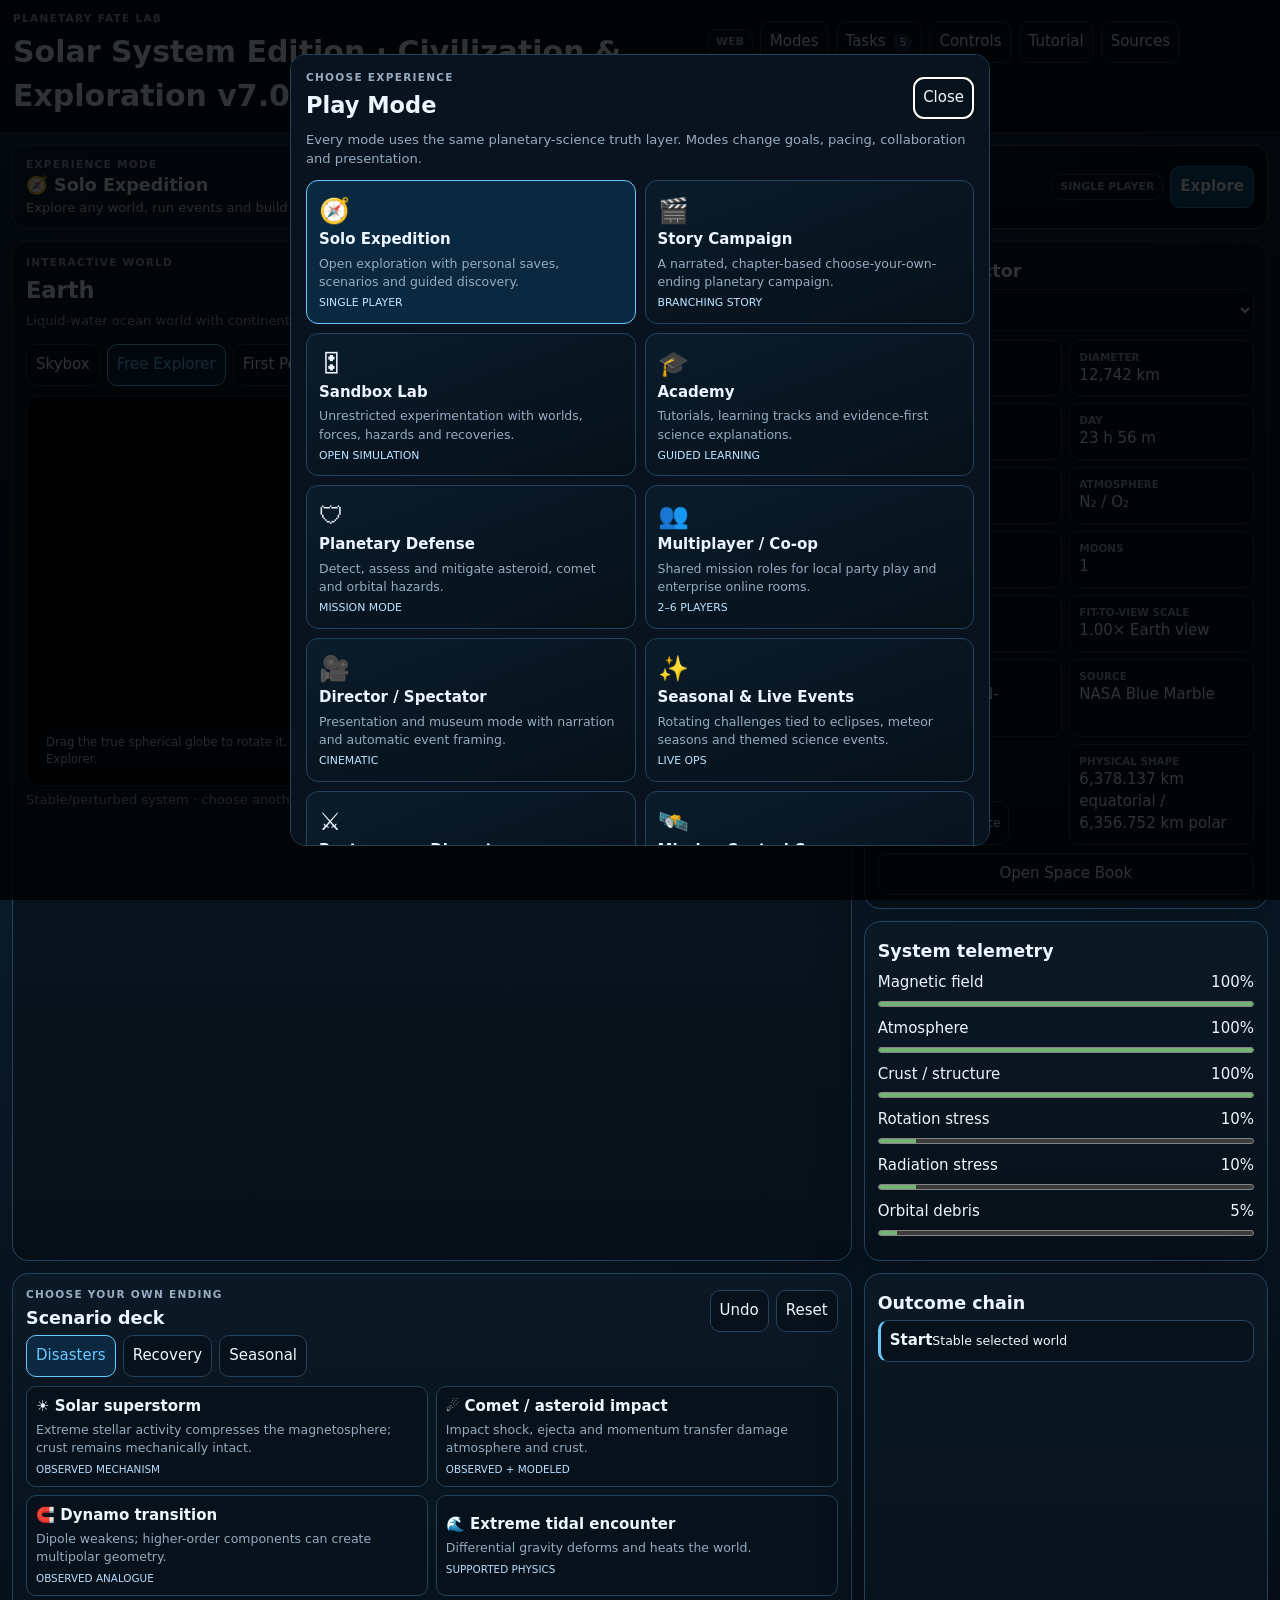
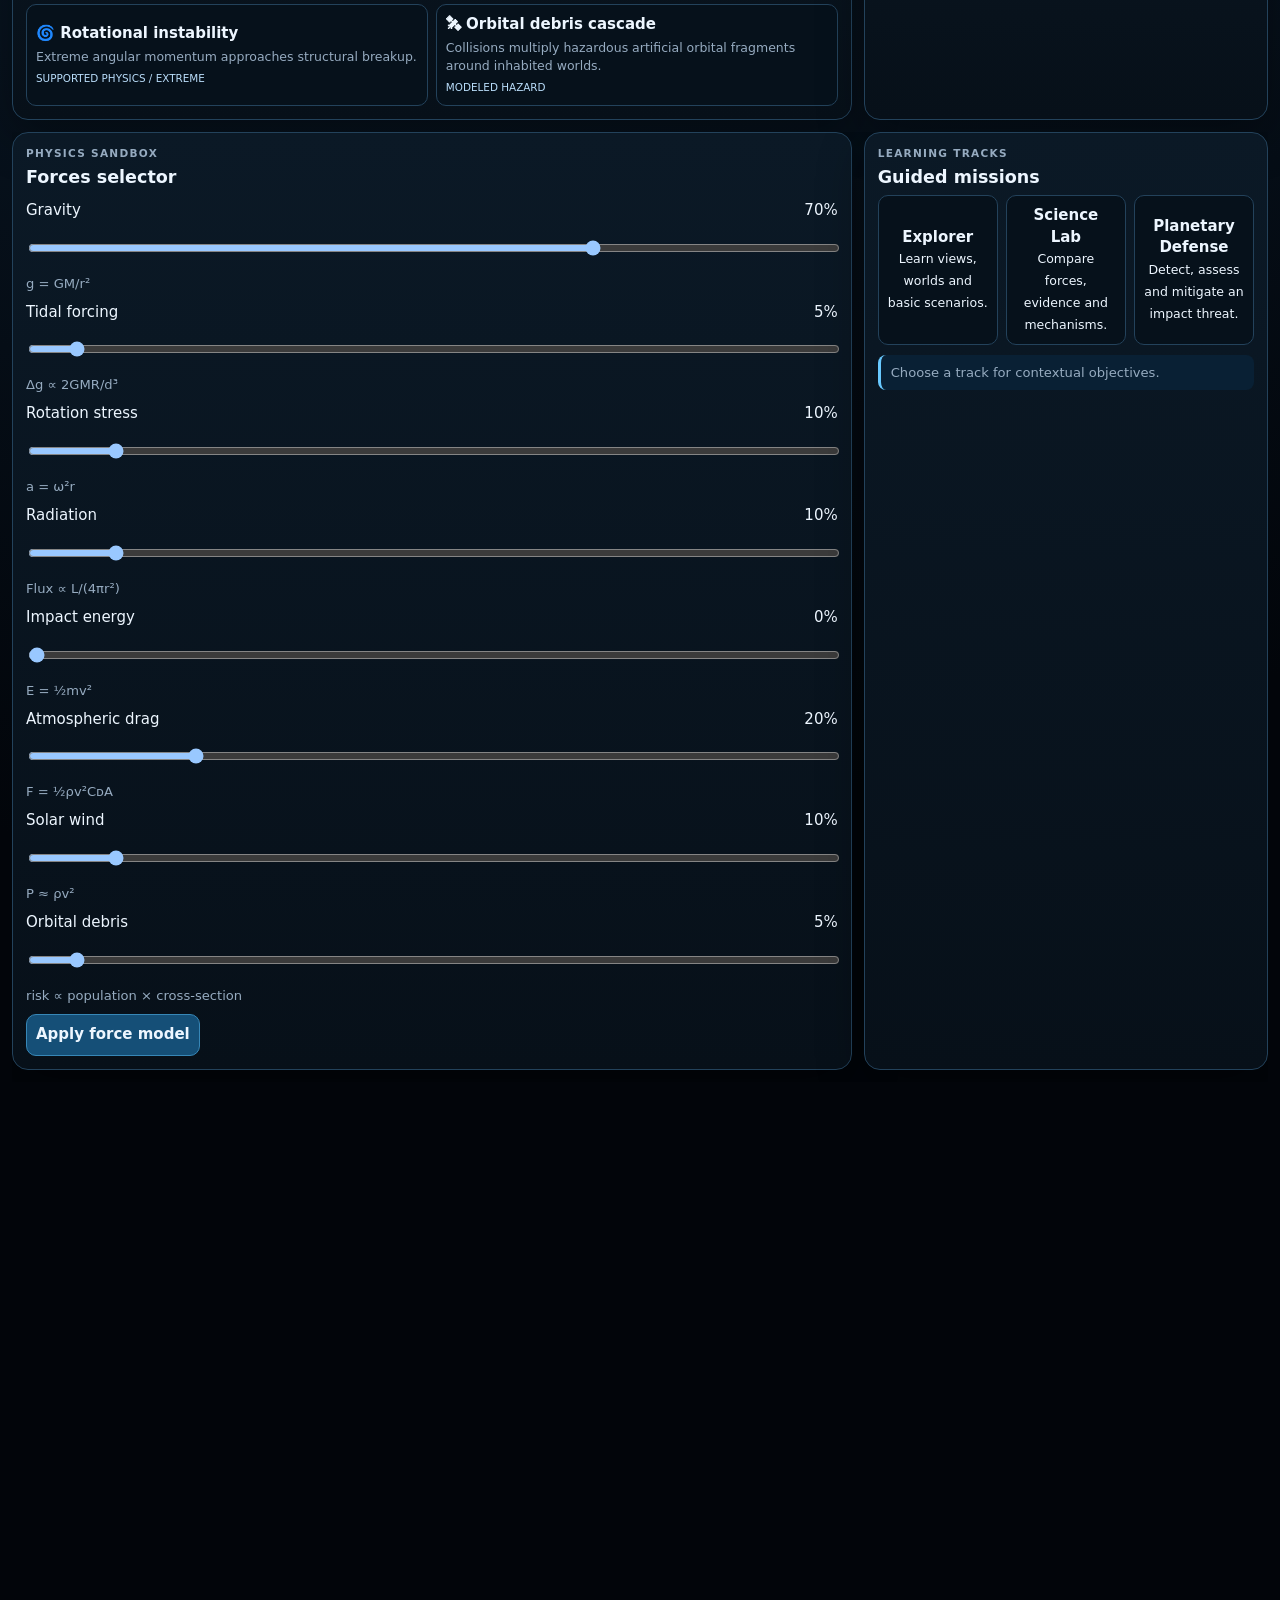
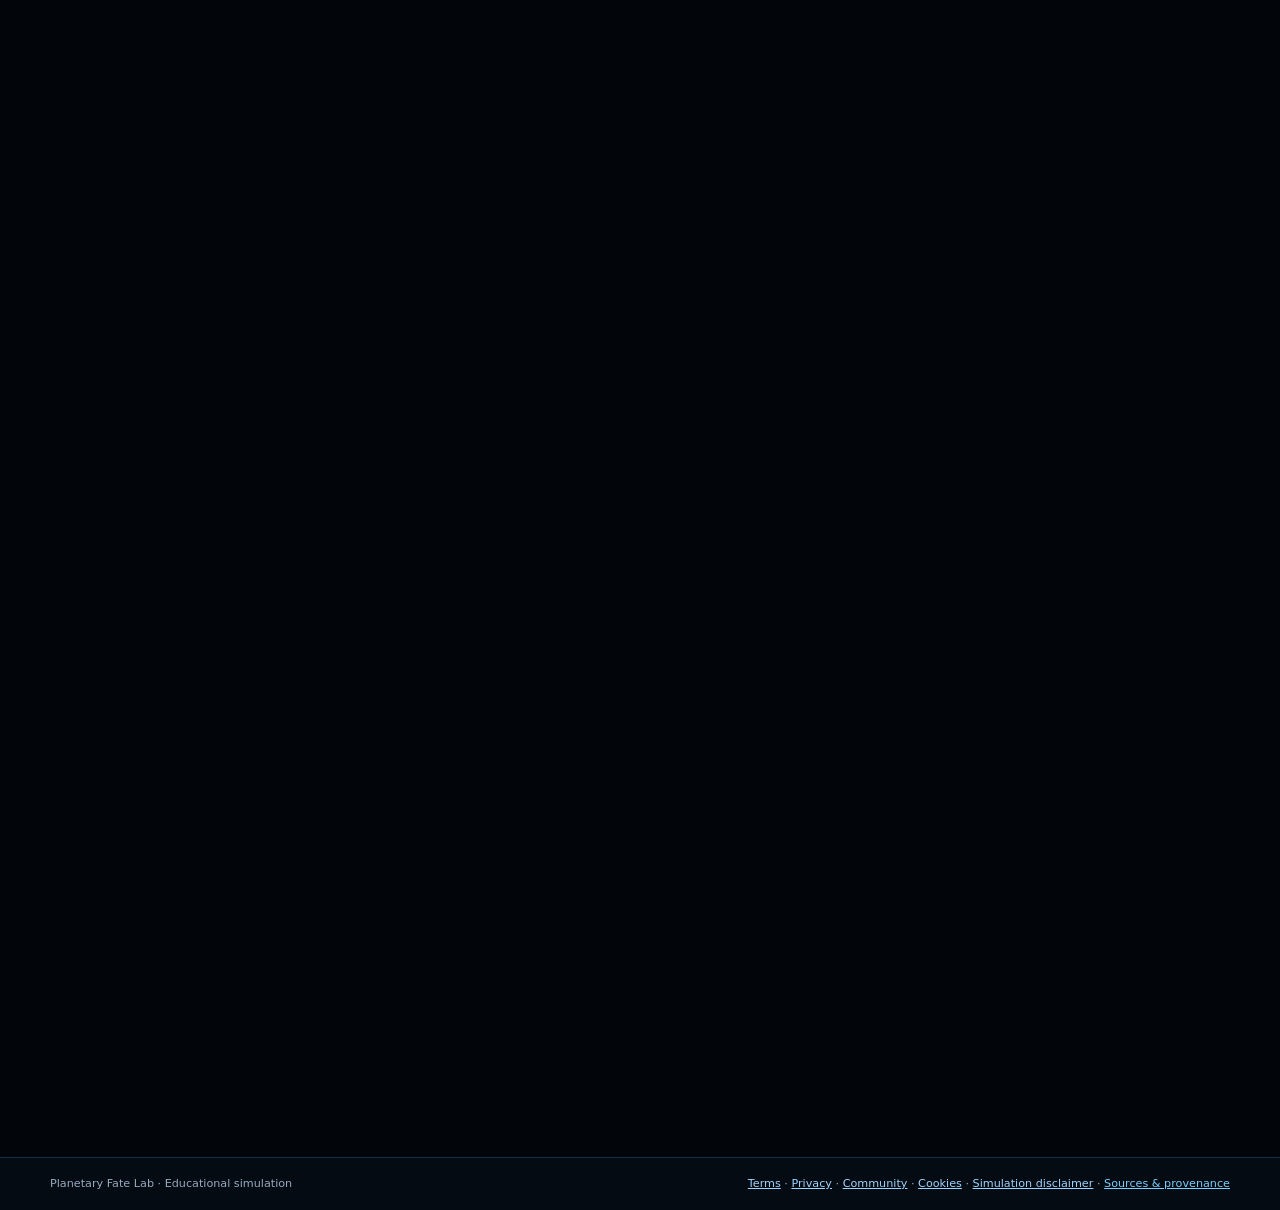
<file: planetary-fate-lab/index.html>
<!doctype html>
<html lang="en">
<head>
<meta charset="utf-8">
<meta name="viewport" content="width=device-width,initial-scale=1,viewport-fit=cover">
<meta name="theme-color" content="#06101b">
<meta name="referrer" content="strict-origin-when-cross-origin">
<meta http-equiv="Content-Security-Policy" content="default-src 'self'; connect-src 'self' https://services.swpc.noaa.gov https://ssd-api.jpl.nasa.gov https://cesium.com https://elevation3d.arcgis.com https://server.arcgisonline.com https://tile.openstreetmap.org; img-src 'self' data: blob: https://assets.science.nasa.gov https://space.jpl.nasa.gov https://cesium.com https://server.arcgisonline.com https://tile.openstreetmap.org; style-src 'self' 'unsafe-inline' https://cesium.com; script-src 'self' https://cesium.com; worker-src 'self' blob: https://cesium.com; font-src 'self' data: https://cesium.com; media-src 'self' blob:; object-src 'none'; base-uri 'self'; form-action 'self'; upgrade-insecure-requests">
<meta name="mobile-web-app-capable" content="yes">
<link rel="manifest" href="./manifest.webmanifest">
<title>Planetary Fate Lab — Next Gen v6.9</title>
<link rel="stylesheet" href="./styles.css">
<link rel="stylesheet" href="https://cesium.com/downloads/cesiumjs/releases/1.145/Build/Cesium/Widgets/widgets.css">
<link rel="stylesheet" href="./earth3d-v69.css">
<script src="https://cesium.com/downloads/cesiumjs/releases/1.145/Build/Cesium/Cesium.js" defer></script>
</head>
<body>
<header><div><div class="ey">Planetary Fate Lab</div><h1>Solar System Edition · Civilization & Exploration v7.0</h1></div><div class="row"><span id="net" class="badge">WEB</span><button id="modesBtn">Modes</button><button id="tasksBtn">Tasks <span id="taskCount" class="miniBadge">0</span></button><button id="controlsBtn">Controls</button><button id="tourBtn">Tutorial</button><button id="sourcesBtn">Sources</button><button id="complianceBtn">Disclosure</button><button id="install" class="pri">Install</button><button id="profile">Profile</button></div></header>
<main class="wrap"><section id="modeStrip" class="modeStrip"><div><div class="ey">Experience mode</div><h3 id="modeTitle">Solo Expedition</h3><div id="modeObjective" class="modeObjective"></div><div id="modeExtra"></div></div><div class="row"><span id="modeBadge" class="badge">SOLO</span><button id="modeAction" class="pri">Continue</button></div></section>
<section class="grid" id="explore">
<div class="card">
<div class="row" style="justify-content:space-between"><div><div class="ey">Interactive world</div><h2 id="title">Earth</h2><p id="summary" class="muted"></p></div><span id="truth" class="badge good">CURATED</span></div>
<div class="cameraBar" id="cameraBar" style="margin:10px 0"><button data-view="skybox">Skybox</button><button data-view="free" class="active">Free Explorer</button><button data-view="first">First Person</button><button data-view="third">Third Person</button><button data-view="action">Action Director</button><label class="toggle"><input id="autoRotate" type="checkbox" checked> Auto rotate</label></div>
<div id="stage" class="stage sky-auto"><div class="stars"></div><div class="spaceGlow"></div><div id="eventFx" class="eventFx"></div><div id="cesiumEarth" class="cesiumEarth" aria-label="Interactive WGS84 Earth globe"></div><div id="earthEngineStatus" class="earthEngineStatus" hidden></div><div id="planetRig" class="planetRig"><div id="rings" class="rings"></div><div id="planet" class="planet earth"><canvas id="globeCanvas" class="globeCanvas" width="320" height="320" aria-label="Planet globe renderer"></canvas><canvas id="cloudCanvas" class="cloudCanvas" width="320" height="320" aria-hidden="true"></canvas><div id="textureLayer" class="textureLayer"></div></div><div class="atmo"></div></div><div class="viewHUD"><div id="viewHint" class="hint">Drag the planet to rotate it. Pinch/scroll changes zoom in Free Explorer.</div><span id="viewBadge" class="badge">FREE EXPLORER</span></div></div>
<p id="caption" class="muted">Stable system · choose a scenario.</p>
</div>
<aside><div class="card"><h3>World selector</h3><select id="body"></select><div id="facts" class="facts"></div><button id="book" style="width:100%;margin-top:8px">Open Space Book</button></div><div class="card"><h3>System telemetry</h3><div id="meters" class="meters"></div></div></aside>
</section>
<section class="grid" id="scenarios"><div class="card"><div class="row" style="justify-content:space-between"><div><div class="ey">Choose your own ending</div><h3>Scenario deck</h3></div><div class="row"><button id="undo">Undo</button><button id="reset">Reset</button></div></div><div id="tabs" class="tabs"><button data-k="hazard" class="active">Disasters</button><button data-k="recovery">Recovery</button><button data-k="seasonal">Seasonal</button></div><div id="deck" class="deck" style="margin-top:9px"></div></div><div class="card"><h3>Outcome chain</h3><div id="chain" class="chain"></div></div></section>
<section class="grid" id="lab"><div class="card"><div class="ey">Physics sandbox</div><h3>Forces selector</h3><div id="forces" class="forces"></div><button id="apply" class="pri">Apply force model</button></div><div class="card"><div class="ey">Learning tracks</div><h3>Guided missions</h3><div class="lessonGrid"><button class="lesson" data-track="explorer"><b>Explorer</b><small>Learn views, worlds and basic scenarios.</small></button><button class="lesson" data-track="science"><b>Science Lab</b><small>Compare forces, evidence and mechanisms.</small></button><button class="lesson" data-track="defense"><b>Planetary Defense</b><small>Detect, assess and mitigate an impact threat.</small></button></div><div id="trackMsg" class="callout muted">Choose a track for contextual objectives.</div></div></section>

<section class="grid" id="cyclesSec"><div class="card"><div class="ey">Systems over time</div><h3>Cycles Observatory</h3><p class="muted">Compare recurring and quasi-recurring processes from minutes to hundreds of millions of years. Irregular events such as geomagnetic reversals are explicitly labeled non-periodic.</p><div id="cycleTabs" class="cycleTabs"></div><div id="cycleGrid" class="cycleGrid"></div></div><div class="card"><div class="ey">Cycle challenge</div><h3>Time-scale navigator</h3><div id="cycleFocus" class="callout muted">Select a cycle to see mechanism, time scale, evidence level and a linked challenge.</div><button id="cycleMini" class="pri" style="width:100%">Play cycle mini-game</button></div></section>
<section class="grid" id="missionsSec"><div class="card"><div class="ey">Mission operations</div><h3>Craft · Satellites · Vessels · Launch Sites</h3><div id="opsTabs" class="opsTabs"><button data-op="missions" class="active">Missions</button><button data-op="craft">Craft</button><button data-op="sites">Launch sites</button></div><div id="opsGrid" class="opsGrid"></div></div><div class="card"><div class="ey">Mission learning</div><h3>Objectives & tradeoffs</h3><div id="missionFocus" class="callout muted">Select a mission, craft or launch site. Each card explains the real goal and the physics or engineering concept it teaches.</div><button id="missionMini" style="width:100%">Launch Window bonus</button></div></section>

<section class="grid" id="crewSec"><div class="card"><div class="ey">Crew & characters</div><h3>Large Character Selection</h3><p class="muted">Choose from a large fictional crew roster. Build a balanced manifest for science, engineering, medical, piloting, leadership, EVA and robotics roles.</p><div class="crewTools"><select id="crewFilter"><option value="all">All roles</option><option value="leadership">Leadership</option><option value="science">Science</option><option value="engineering">Engineering</option><option value="medical">Medical</option><option value="piloting">Piloting</option><option value="field">Field / EVA</option><option value="robotics">Robotics</option></select><input id="customCrewName" placeholder="Custom callsign"><button id="addCustomCrew">Add custom specialist</button></div><div id="crewGrid" class="crewGrid"></div></div><div class="card"><div class="ey">Selected manifest</div><h3>Mission Crew</h3><div id="crewManifest" class="manifest"></div><div id="crewBalance" class="callout muted">Select up to six crew members. Balanced teams unlock better mission outcomes.</div><button id="clearCrew" style="width:100%">Clear manifest</button></div></section>
<section class="grid" id="civilizationSec"><div class="card"><div class="ey">Civilization & exploration</div><h3>Mission Systems</h3><div id="expTabs" class="expTabs"><button data-exp="missioncontrol" class="active">Mission Control</button><button data-exp="rescue">Search & Rescue</button><button data-exp="colony">Colonization</button><button data-exp="inner">Inner Worlds</button><button data-exp="frontier">Frontier Tech</button><button data-exp="creator">Creator Studio</button></div><div id="expGrid" class="expGrid"></div></div><div class="card"><div class="ey">Active console</div><h3 id="expTitle">Mission Control Career</h3><div id="expConsole"></div></div></section>
<section class="grid" id="bonusSec"><div class="card"><div class="ey">Bonus layer</div><h3>Mini-games & Easter Eggs</h3><p class="muted">Short challenges are scattered through campaigns and can also be replayed here. Progress is stored locally on this installation.</p><div id="miniGrid" class="miniGrid"></div></div><div class="card"><div class="ey">Discovery log</div><h3>Achievements</h3><div id="badgeShelf" class="badgeShelf"></div><div id="bonusMsg" class="callout muted">Visit worlds, complete challenges, and experiment with every camera mode to uncover hidden science bonuses.</div></div></section>
<section class="grid" id="controlsTasksSec"><div class="card"><div class="row" style="justify-content:space-between"><div><div class="ey">Mission execution</div><h3>Task Console</h3></div><span id="taskMode" class="badge">SOLO</span></div><div id="taskSummary" class="callout muted">Tasks adapt to the active experience mode.</div><div id="taskList" class="taskList"></div><div class="row" style="margin-top:9px"><button id="taskFocus" class="pri">Focus next task</button><button id="taskReset">Reset task counters</button></div></div><div class="card"><div class="row" style="justify-content:space-between"><div><div class="ey">Universal input</div><h3>Controls</h3></div><span id="gamepadStatus" class="badge">NO GAMEPAD</span></div><div class="controlSettings"><label>Control profile<select id="controlPreset"><option value="explorer">Explorer</option><option value="precision">Precision</option><option value="accessible">Accessible</option><option value="director">Director</option></select></label><label>Look sensitivity<input id="controlSensitivity" type="range" min="0.35" max="2.00" step="0.05" value="1"></label><label class="toggle"><input id="invertY" type="checkbox"> Invert vertical look</label><label class="toggle"><input id="reducedMotion" type="checkbox"> Reduced motion</label><label class="toggle"><input id="haptics" type="checkbox" checked> Haptics</label></div><div id="controlLegend" class="controlLegend"></div><div class="touchPad" aria-label="Touch flight and camera controls"><button data-ctl="up">▲</button><button data-ctl="left">◀</button><button data-ctl="center">◎</button><button data-ctl="right">▶</button><button data-ctl="down">▼</button><button data-ctl="zoomIn">＋</button><button data-ctl="zoomOut">−</button><button data-ctl="auto">⟳</button><button data-ctl="action" class="pri">ACTION</button></div><p class="muted">Touch: drag to orbit; two-finger pinch zooms. Keyboard and gamepad controls are disabled while typing in forms.</p></div></section>
<section class="grid" id="liveSec"><div class="card"><div class="row" style="justify-content:space-between"><div><div class="ey">Real-world layer</div><h3>Live space conditions</h3></div><button id="refresh">Refresh</button></div><div id="live" class="deck" style="margin-top:9px"></div></div><div class="card"><h3>Resources</h3><div class="resources"><a href="https://science.nasa.gov/solar-system/" target="_blank" rel="noopener noreferrer"><b>NASA Solar System</b><small>Worlds, missions and imagery</small></a><a href="https://eyes.nasa.gov/" target="_blank" rel="noopener noreferrer"><b>NASA Eyes</b><small>3D mission visualization</small></a><a href="https://cneos.jpl.nasa.gov/" target="_blank" rel="noopener noreferrer"><b>JPL CNEOS</b><small>NEOs and close approaches</small></a><a href="https://www.swpc.noaa.gov/" target="_blank" rel="noopener noreferrer"><b>NOAA SWPC</b><small>Space weather operations</small></a><a href="https://astrogeology.usgs.gov/" target="_blank" rel="noopener noreferrer"><b>USGS Astrogeology</b><small>Planetary maps and science</small></a><a href="https://cesium.com/platform/cesiumjs/" target="_blank" rel="noopener noreferrer"><b>CesiumJS</b><small>3D globe and geospatial platform</small></a></div></div></section>
</main><footer class="legalFooter"><span>Planetary Fate Lab · Educational simulation</span><span><a href="./legal/terms.html" target="_blank" rel="noopener">Terms</a> · <a href="./legal/privacy.html" target="_blank" rel="noopener">Privacy</a> · <a href="./legal/community.html" target="_blank" rel="noopener">Community</a> · <a href="./legal/cookies.html" target="_blank" rel="noopener">Cookies</a> · <a href="./legal/simulation-disclaimer.html" target="_blank" rel="noopener">Simulation disclaimer</a> · <button id="footerSources" class="linkButton">Sources & provenance</button></span></footer>
<nav class="nav"><a href="#explore">Explore</a><a href="#scenarios">Scenarios</a><a href="#controlsTasksSec">Tasks</a><button id="mobControls">Controls</button><a href="#liveSec">Live</a><button id="mobInstall">Install</button></nav>
<div id="toast"></div>
<dialog id="dlg"><div class="row" style="justify-content:space-between"><h3 id="dlgTitle"></h3><button id="dlgClose">Close</button></div><div id="dlgBody"></div></dialog>
<dialog id="acct" class="accountDialog"><div class="row" style="justify-content:space-between"><div><div class="ey">Identity & access</div><h3>Sign in / Device profile</h3></div><button id="acctClose">Close</button></div><p class="muted">Choose a familiar account or continue privately as a guest. Google / Gmail sign-in uses your Google identity only—not your Gmail mailbox. GitHub does not request repository access. Microsoft sign-in requests basic identity/profile access only. The app displays a pseudonymous public alias.</p><div class="oauthGrid"><button id="googleSignIn" class="oauth google">Continue with Google / Gmail</button><button id="githubSignIn" class="oauth github">Continue with GitHub</button><button id="microsoftSignIn" class="oauth microsoft">Continue with Microsoft</button><button id="guestSignIn" class="oauth guest">Continue as Guest</button></div><p id="authStatus" class="muted">Checking online sign-in availability…</p><div class="legalAck"><label><input id="termsAck" type="checkbox"> I have read and agree to the <a href="./legal/terms.html" target="_blank" rel="noopener">Terms of Service</a>.</label><label><input id="privacyAck" type="checkbox"> I acknowledge the <a href="./legal/privacy.html" target="_blank" rel="noopener">Privacy Notice</a>.</label><label><input id="communityAck" type="checkbox"> I agree to the <a href="./legal/community.html" target="_blank" rel="noopener">Community & Multiplayer Guidelines</a>.</label><label><input id="simulationAck" type="checkbox"> I acknowledge the <a href="./legal/simulation-disclaimer.html" target="_blank" rel="noopener">Simulation & Educational Disclaimer</a>.</label><label><input id="ageAck" type="checkbox"> I confirm I meet the service minimum-age requirement and have any required parent/guardian or institutional authorization.</label></div><p class="legalLinks"><a href="./legal/cookies.html" target="_blank" rel="noopener">Cookies & local storage</a> · <a href="./legal/privacy.html#rights" target="_blank" rel="noopener">Privacy rights</a></p><details class="offlineProfile"><summary>Custom offline alias</summary><p class="muted">Use a public alias only. No email is stored for offline play.</p><input id="alias" maxlength="32" autocomplete="off" placeholder="Explorer alias"><div class="row" style="margin-top:8px"><button id="bind" class="pri">Create alias profile</button><button id="clear">Reset local profile</button></div></details><p id="acctMsg" class="muted"></p></dialog>

<dialog id="complianceDlg" class="sourcesDialog"><div class="row" style="justify-content:space-between"><div><div class="ey">Public-information safety</div><h2>Disclosure & Facility Safety</h2></div><button id="complianceClose">Close</button></div><p class="muted">Only officially released public visitor, mission, historical and educational information is surfaced. Restricted-facility details are intentionally excluded even when discoverable elsewhere.</p><div class="sourceTools"><input id="complianceSearch" placeholder="Search facility, agency, provider, policy…"><select id="complianceScope"><option value="all">Facilities + entities</option><option value="facilities">Facilities only</option><option value="entities">Entities/providers only</option></select><select id="complianceFilter"><option value="all">All disclosure classes</option><option value="DEFENSE_RESTRICTED">Defense restricted</option><option value="STRATEGIC_RESTRICTED">Strategic restricted</option><option value="FEDERAL_CONTROLLED">Federal controlled</option><option value="CONTROLLED_SPACEPORT">Controlled spaceport</option><option value="PERMIT_CONTROLLED_STRATEGIC">Permit controlled</option></select></div><div class="sourcePolicy callout"><b>Strict publication rule:</b> no internal navigation, checkpoint/gate detail, security-system locations, live force-protection posture, nonpublic operations, or controlled/export-restricted technical data. Official site/entity rules always control.</div><div id="complianceList" class="sourceList"></div><p class="muted">This is a compliance-engineering safeguard, not a legal opinion. Current facility/operator rules and applicable law control.</p></dialog><dialog id="sourcesDlg" class="sourcesDialog"><div class="row" style="justify-content:space-between"><div><div class="ey">Evidence & attribution</div><h2 id="sourcesTitle">Sources & Provenance</h2></div><button id="sourcesClose">Close</button></div><p id="sourcesContext" class="muted">Canonical sources used across web, Windows and Android builds.</p><div class="sourceTools"><input id="sourceSearch" placeholder="Search source, agency, mission, topic…"><select id="sourceEvidence"><option value="all">All evidence classes</option></select></div><div class="sourcePolicy callout"><b>Truth layer:</b> external observations, live operational data, standard physics, internal models, speculative theory and fictional content are labeled separately. Retrieval dates and publisher links are retained.</div><div id="sourceList" class="sourceList"></div><p class="muted">Canonical files: <code>source_registry.json</code> + <code>content_source_map.json</code>. <a href="./docs/methodology.html" target="_blank" rel="noopener">Methodology</a></p></dialog>
<dialog id="modeHub"><div class="row" style="justify-content:space-between"><div><div class="ey">Choose experience</div><h2>Play Mode</h2></div><button id="modeClose">Close</button></div><p class="muted">Every mode uses the same planetary-science truth layer. Modes change goals, pacing, collaboration and presentation.</p><div id="modeGrid" class="modeGrid"></div></dialog>
<dialog id="partyDlg"><div class="row" style="justify-content:space-between"><div><div class="ey">Multiplayer / Co-op</div><h2>Mission Room</h2></div><button id="partyClose">Close</button></div><p class="muted">Local Party works now on one device. Enterprise Online Rooms use the authenticated Oracle backend and preserve the one-email-per-device policy.</p><label>Local players (comma separated, 2–6)<input id="partyNames" placeholder="Commander, Scientist, Engineer"></label><div class="row" style="margin-top:8px"><button id="partySave" class="pri">Start Local Party</button><button id="partyClear">Clear</button></div><div id="partyStatus" class="partyList"></div><hr style="border-color:var(--l);margin:14px 0"><div class="ey">Online co-op</div><p class="muted">When the Oracle backend is connected, the enterprise build can create authenticated rooms, assign roles and synchronize scenario state.</p></dialog>

<dialog id="versusDlg"><div class="row" style="justify-content:space-between"><div><div class="ey">Team versus</div><h2>Restorers vs Disruptors</h2></div><button id="versusClose">Close</button></div><p class="muted">A competitive science-strategy mode. Disruptors apply hazard scenarios inside the simulation; Restorers diagnose the damage and deploy physically appropriate recovery actions. The goal is systems reasoning, not real-world destruction.</p><label>Restoration team<input id="restoreName" value="Restorers"></label><label>Disruption team<input id="disruptName" value="Disruptors"></label><label>Rounds<input id="versusRounds" type="number" min="4" max="20" value="10"></label><button id="versusStart" class="pri" style="width:100%;margin-top:8px">Start match</button><div id="versusStatus"></div></dialog>
<dialog id="miniDlg"><div class="row" style="justify-content:space-between"><div><div class="ey">Bonus challenge</div><h2 id="miniTitle">Mini-game</h2></div><button id="miniClose">Close</button></div><div id="miniBody"></div></dialog>
<dialog id="missionDlg"><div class="row" style="justify-content:space-between"><div><div class="ey">Mission briefing</div><h2 id="missionTitle">Mission</h2></div><button id="missionClose">Close</button></div><div id="missionBody"></div></dialog>
<dialog id="tour" class="tour"><div class="tourTop"><div class="ey">Interactive walkthrough</div><h2 id="tourTitle">Welcome</h2><div id="tourDots" class="tourDots"></div></div><div class="tourBody"><div id="tourBody"></div><div class="row" style="justify-content:space-between;margin-top:14px"><button id="tourSkip">Skip</button><div class="row"><button id="tourPrev">Back</button><button id="tourNext" class="pri">Next</button></div></div></div></dialog>
<script src="./config.js"></script>
<script src="./app.js" defer></script>
<script src="./earth3d-v69.js" defer></script>
</body></html>
</file>
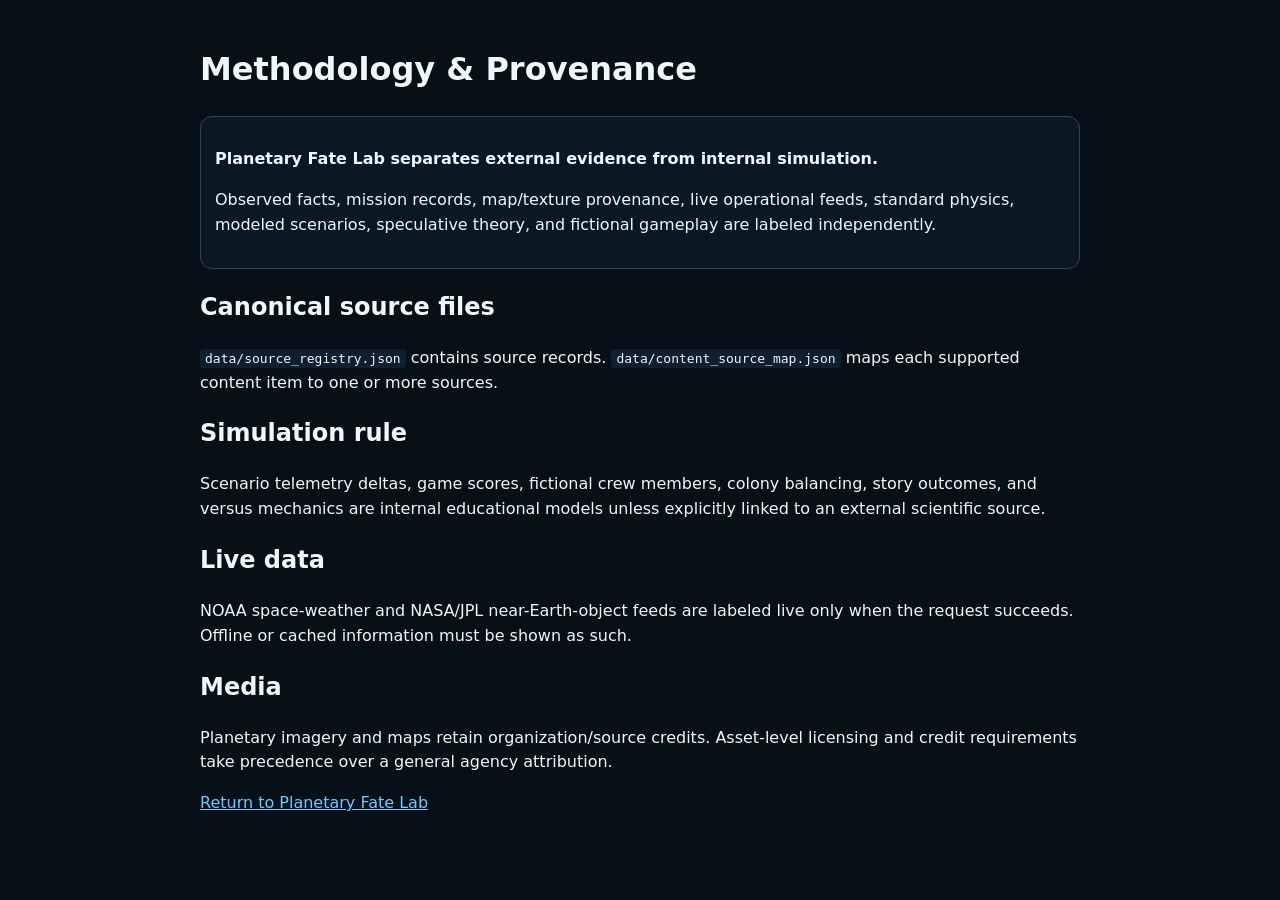
<file: planetary-fate-lab/docs/methodology.html>
<!doctype html><html lang="en"><head><meta charset="utf-8"><meta name="viewport" content="width=device-width,initial-scale=1"><title>Planetary Fate Lab — Methodology & Provenance</title><style>body{font-family:system-ui;background:#071019;color:#eef7ff;max-width:880px;margin:auto;padding:24px;line-height:1.55}a{color:#70caff}code{background:#101f2d;padding:2px 5px;border-radius:4px}.box{border:1px solid #27465e;border-radius:12px;padding:14px;background:#0b1824}</style></head><body><h1>Methodology & Provenance</h1><div class="box"><p><b>Planetary Fate Lab separates external evidence from internal simulation.</b></p><p>Observed facts, mission records, map/texture provenance, live operational feeds, standard physics, modeled scenarios, speculative theory, and fictional gameplay are labeled independently.</p></div><h2>Canonical source files</h2><p><code>data/source_registry.json</code> contains source records. <code>data/content_source_map.json</code> maps each supported content item to one or more sources.</p><h2>Simulation rule</h2><p>Scenario telemetry deltas, game scores, fictional crew members, colony balancing, story outcomes, and versus mechanics are internal educational models unless explicitly linked to an external scientific source.</p><h2>Live data</h2><p>NOAA space-weather and NASA/JPL near-Earth-object feeds are labeled live only when the request succeeds. Offline or cached information must be shown as such.</p><h2>Media</h2><p>Planetary imagery and maps retain organization/source credits. Asset-level licensing and credit requirements take precedence over a general agency attribution.</p><p><a href="../index.html">Return to Planetary Fate Lab</a></p></body></html>
</file>
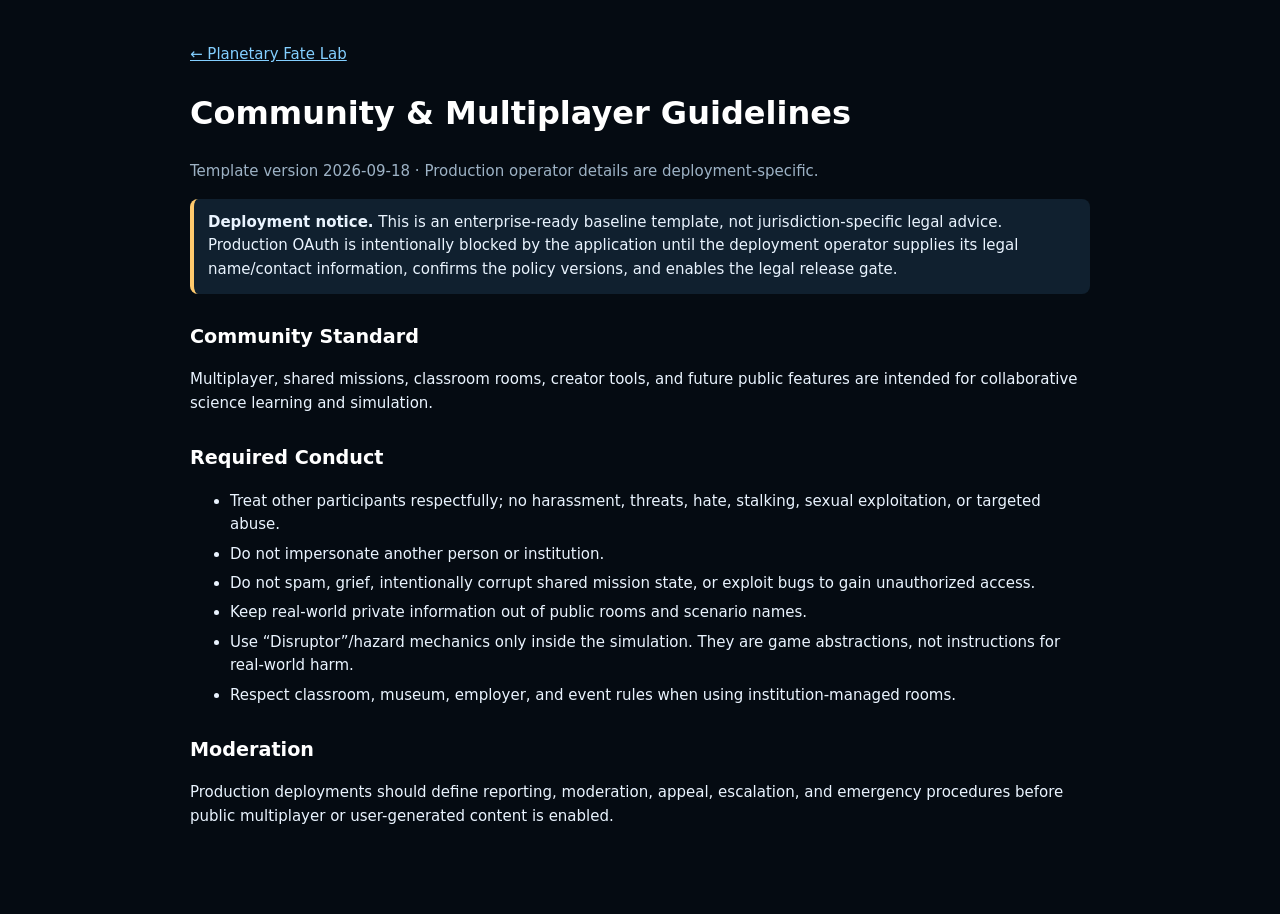
<file: planetary-fate-lab/legal/community.html>
<!doctype html><html lang="en"><head><meta charset="utf-8"><meta name="viewport" content="width=device-width,initial-scale=1"><meta name="robots" content="noindex"><title>Community & Multiplayer Guidelines · Planetary Fate Lab</title><style>body{margin:0;background:#050b12;color:#eaf4ff;font:15px/1.58 system-ui,Segoe UI,Roboto,sans-serif}main{max-width:900px;margin:auto;padding:28px 18px 70px}h1,h2{color:#fff}h1{font-size:2rem}h2{margin-top:28px;font-size:1.2rem}a{color:#83cfff}.note{border-left:4px solid #ffca6d;background:#10202f;padding:12px 14px;border-radius:8px}.meta{color:#9db2c5}.box{background:#081521;border:1px solid #23425b;border-radius:10px;padding:12px 14px}li{margin:.35rem 0}</style></head><body><main><p><a href="../">← Planetary Fate Lab</a></p><h1>Community & Multiplayer Guidelines</h1><p class="meta">Template version 2026-09-18 · Production operator details are deployment-specific.</p><div class="note"><b>Deployment notice.</b> This is an enterprise-ready baseline template, not jurisdiction-specific legal advice. Production OAuth is intentionally blocked by the application until the deployment operator supplies its legal name/contact information, confirms the policy versions, and enables the legal release gate.</div>
<h2>Community Standard</h2><p>Multiplayer, shared missions, classroom rooms, creator tools, and future public features are intended for collaborative science learning and simulation.</p><h2>Required Conduct</h2><ul><li>Treat other participants respectfully; no harassment, threats, hate, stalking, sexual exploitation, or targeted abuse.</li><li>Do not impersonate another person or institution.</li><li>Do not spam, grief, intentionally corrupt shared mission state, or exploit bugs to gain unauthorized access.</li><li>Keep real-world private information out of public rooms and scenario names.</li><li>Use “Disruptor”/hazard mechanics only inside the simulation. They are game abstractions, not instructions for real-world harm.</li><li>Respect classroom, museum, employer, and event rules when using institution-managed rooms.</li></ul><h2>Moderation</h2><p>Production deployments should define reporting, moderation, appeal, escalation, and emergency procedures before public multiplayer or user-generated content is enabled.</p></main></body></html>
</file>
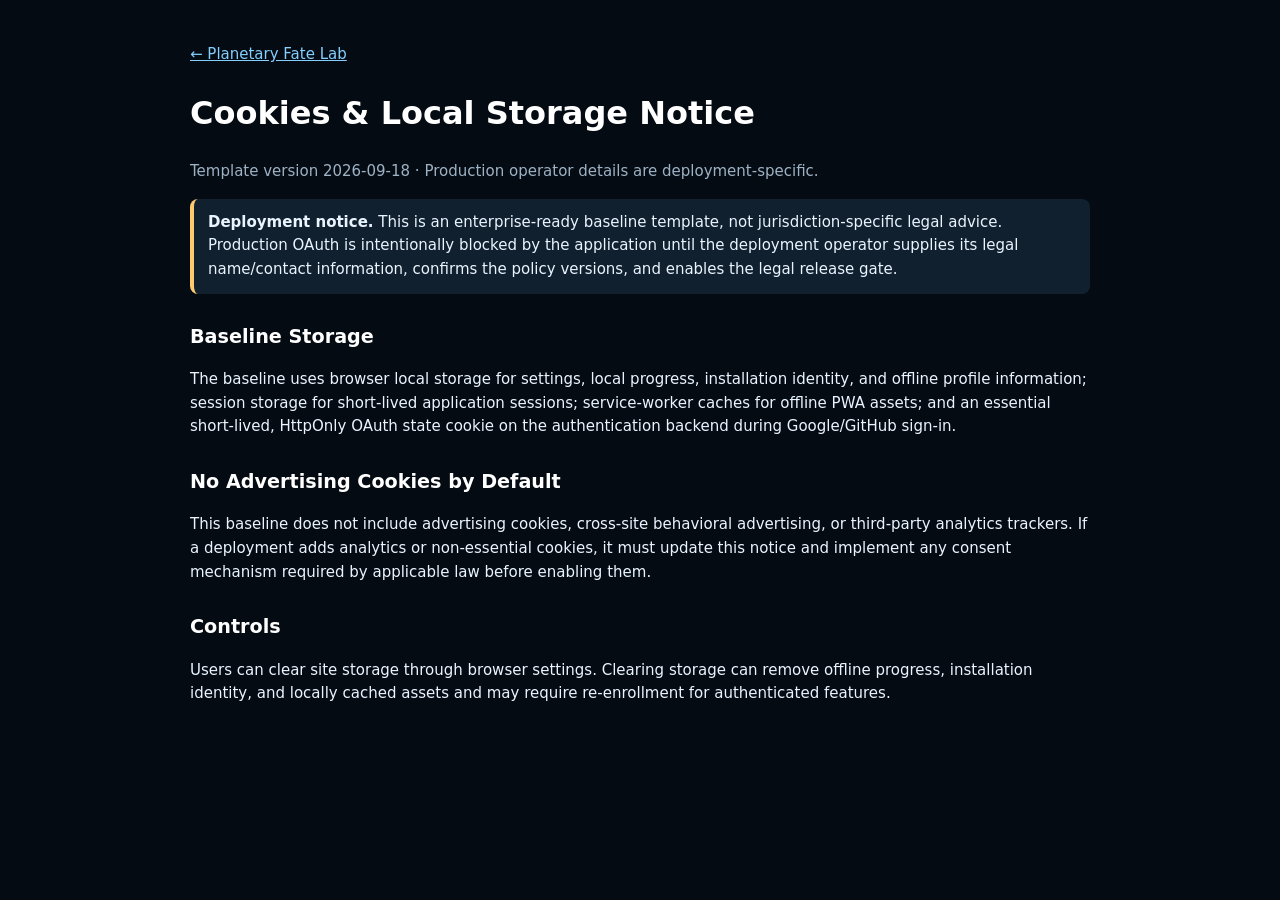
<file: planetary-fate-lab/legal/cookies.html>
<!doctype html><html lang="en"><head><meta charset="utf-8"><meta name="viewport" content="width=device-width,initial-scale=1"><meta name="robots" content="noindex"><title>Cookies & Local Storage Notice · Planetary Fate Lab</title><style>body{margin:0;background:#050b12;color:#eaf4ff;font:15px/1.58 system-ui,Segoe UI,Roboto,sans-serif}main{max-width:900px;margin:auto;padding:28px 18px 70px}h1,h2{color:#fff}h1{font-size:2rem}h2{margin-top:28px;font-size:1.2rem}a{color:#83cfff}.note{border-left:4px solid #ffca6d;background:#10202f;padding:12px 14px;border-radius:8px}.meta{color:#9db2c5}.box{background:#081521;border:1px solid #23425b;border-radius:10px;padding:12px 14px}li{margin:.35rem 0}</style></head><body><main><p><a href="../">← Planetary Fate Lab</a></p><h1>Cookies & Local Storage Notice</h1><p class="meta">Template version 2026-09-18 · Production operator details are deployment-specific.</p><div class="note"><b>Deployment notice.</b> This is an enterprise-ready baseline template, not jurisdiction-specific legal advice. Production OAuth is intentionally blocked by the application until the deployment operator supplies its legal name/contact information, confirms the policy versions, and enables the legal release gate.</div>
<h2>Baseline Storage</h2><p>The baseline uses browser local storage for settings, local progress, installation identity, and offline profile information; session storage for short-lived application sessions; service-worker caches for offline PWA assets; and an essential short-lived, HttpOnly OAuth state cookie on the authentication backend during Google/GitHub sign-in.</p><h2>No Advertising Cookies by Default</h2><p>This baseline does not include advertising cookies, cross-site behavioral advertising, or third-party analytics trackers. If a deployment adds analytics or non-essential cookies, it must update this notice and implement any consent mechanism required by applicable law before enabling them.</p><h2>Controls</h2><p>Users can clear site storage through browser settings. Clearing storage can remove offline progress, installation identity, and locally cached assets and may require re-enrollment for authenticated features.</p></main></body></html>
</file>
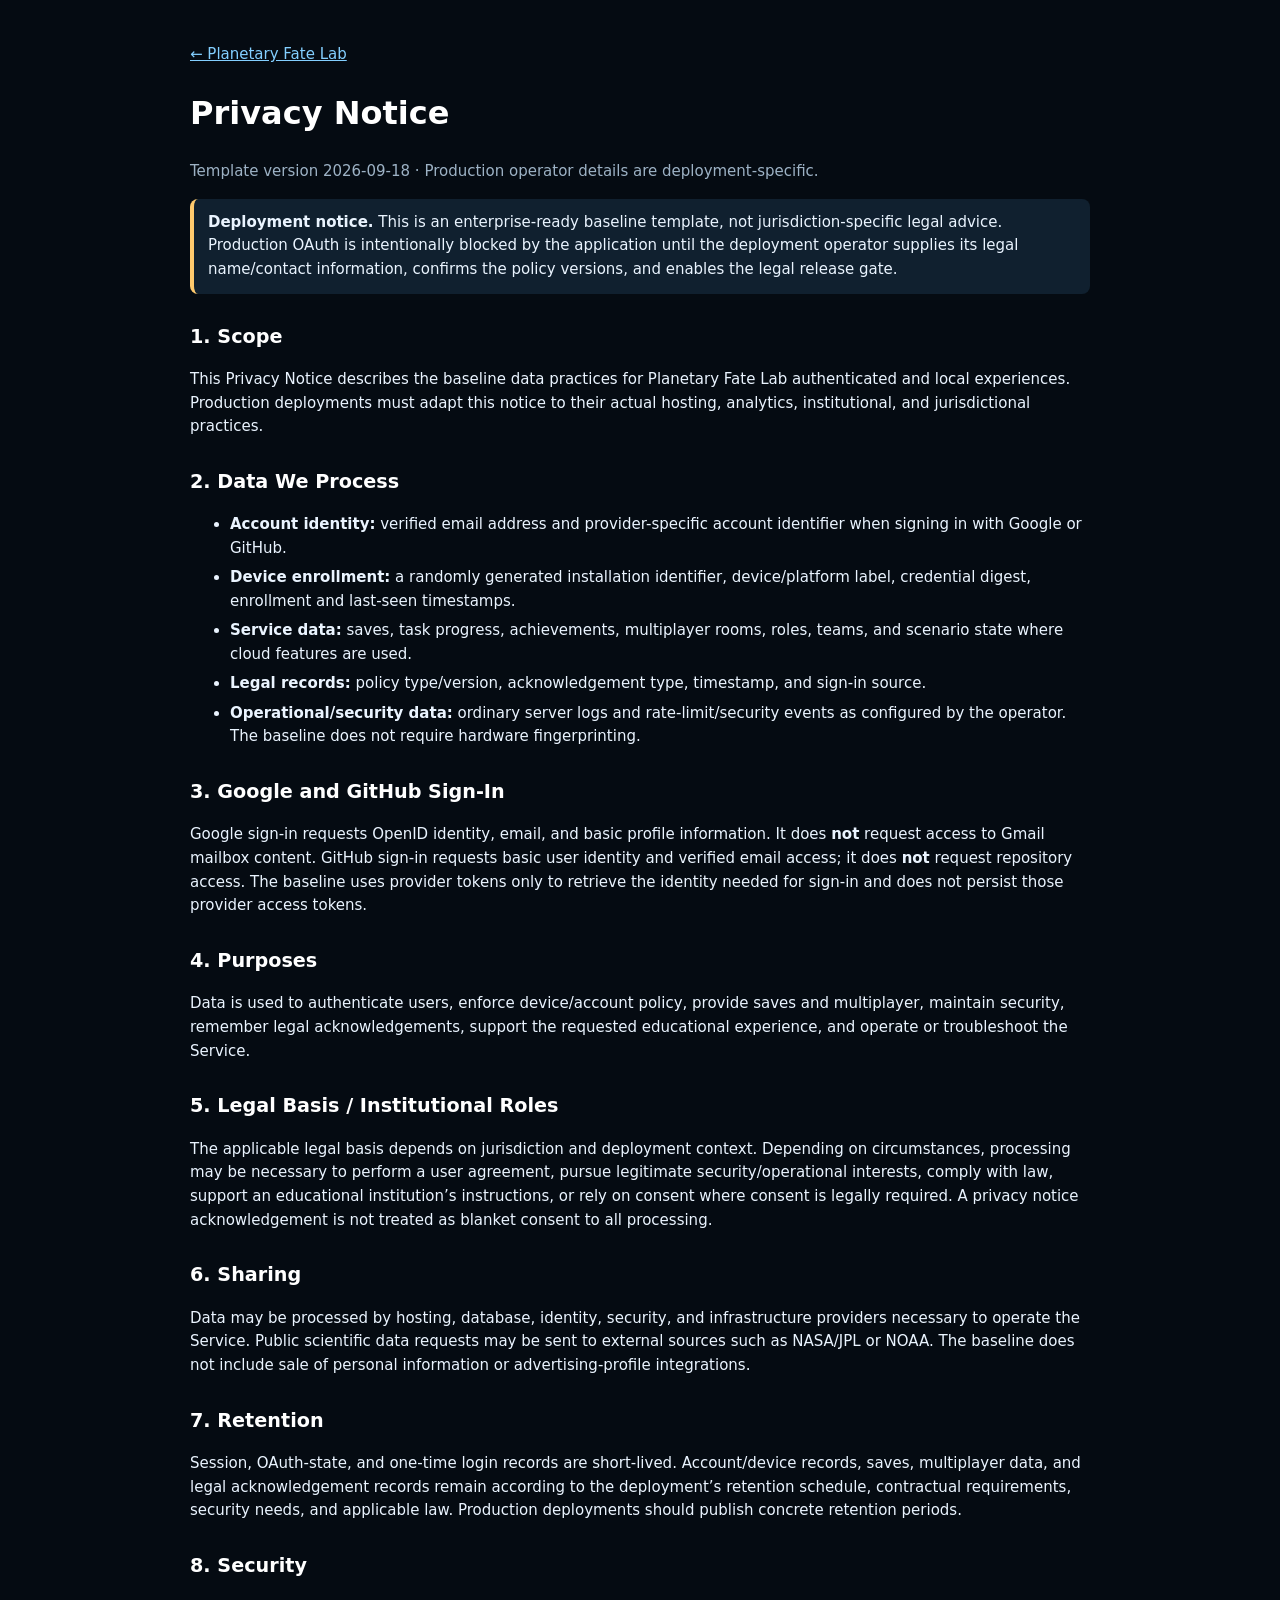
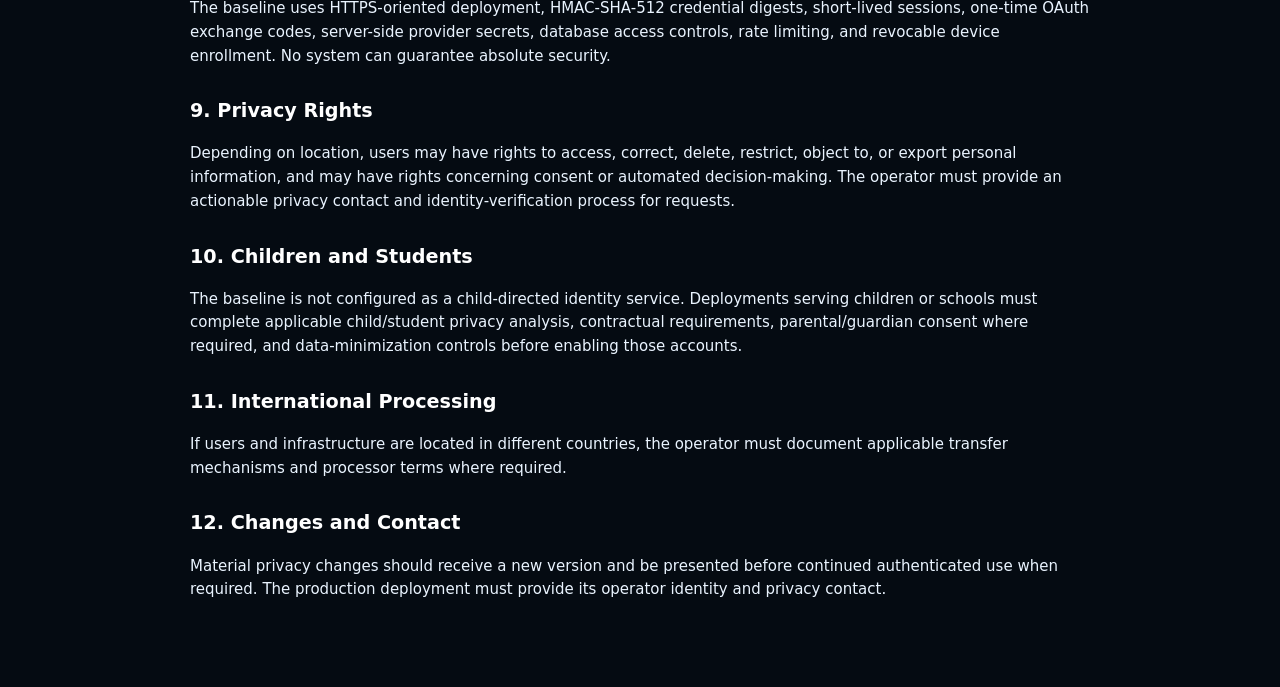
<file: planetary-fate-lab/legal/privacy.html>
<!doctype html><html lang="en"><head><meta charset="utf-8"><meta name="viewport" content="width=device-width,initial-scale=1"><meta name="robots" content="noindex"><title>Privacy Notice · Planetary Fate Lab</title><style>body{margin:0;background:#050b12;color:#eaf4ff;font:15px/1.58 system-ui,Segoe UI,Roboto,sans-serif}main{max-width:900px;margin:auto;padding:28px 18px 70px}h1,h2{color:#fff}h1{font-size:2rem}h2{margin-top:28px;font-size:1.2rem}a{color:#83cfff}.note{border-left:4px solid #ffca6d;background:#10202f;padding:12px 14px;border-radius:8px}.meta{color:#9db2c5}.box{background:#081521;border:1px solid #23425b;border-radius:10px;padding:12px 14px}li{margin:.35rem 0}</style></head><body><main><p><a href="../">← Planetary Fate Lab</a></p><h1>Privacy Notice</h1><p class="meta">Template version 2026-09-18 · Production operator details are deployment-specific.</p><div class="note"><b>Deployment notice.</b> This is an enterprise-ready baseline template, not jurisdiction-specific legal advice. Production OAuth is intentionally blocked by the application until the deployment operator supplies its legal name/contact information, confirms the policy versions, and enables the legal release gate.</div>
<h2>1. Scope</h2><p>This Privacy Notice describes the baseline data practices for Planetary Fate Lab authenticated and local experiences. Production deployments must adapt this notice to their actual hosting, analytics, institutional, and jurisdictional practices.</p>
<h2>2. Data We Process</h2><ul><li><b>Account identity:</b> verified email address and provider-specific account identifier when signing in with Google or GitHub.</li><li><b>Device enrollment:</b> a randomly generated installation identifier, device/platform label, credential digest, enrollment and last-seen timestamps.</li><li><b>Service data:</b> saves, task progress, achievements, multiplayer rooms, roles, teams, and scenario state where cloud features are used.</li><li><b>Legal records:</b> policy type/version, acknowledgement type, timestamp, and sign-in source.</li><li><b>Operational/security data:</b> ordinary server logs and rate-limit/security events as configured by the operator. The baseline does not require hardware fingerprinting.</li></ul>
<h2>3. Google and GitHub Sign-In</h2><p>Google sign-in requests OpenID identity, email, and basic profile information. It does <b>not</b> request access to Gmail mailbox content. GitHub sign-in requests basic user identity and verified email access; it does <b>not</b> request repository access. The baseline uses provider tokens only to retrieve the identity needed for sign-in and does not persist those provider access tokens.</p>
<h2>4. Purposes</h2><p>Data is used to authenticate users, enforce device/account policy, provide saves and multiplayer, maintain security, remember legal acknowledgements, support the requested educational experience, and operate or troubleshoot the Service.</p>
<h2>5. Legal Basis / Institutional Roles</h2><p>The applicable legal basis depends on jurisdiction and deployment context. Depending on circumstances, processing may be necessary to perform a user agreement, pursue legitimate security/operational interests, comply with law, support an educational institution’s instructions, or rely on consent where consent is legally required. A privacy notice acknowledgement is not treated as blanket consent to all processing.</p>
<h2>6. Sharing</h2><p>Data may be processed by hosting, database, identity, security, and infrastructure providers necessary to operate the Service. Public scientific data requests may be sent to external sources such as NASA/JPL or NOAA. The baseline does not include sale of personal information or advertising-profile integrations.</p>
<h2>7. Retention</h2><p>Session, OAuth-state, and one-time login records are short-lived. Account/device records, saves, multiplayer data, and legal acknowledgement records remain according to the deployment’s retention schedule, contractual requirements, security needs, and applicable law. Production deployments should publish concrete retention periods.</p>
<h2>8. Security</h2><p>The baseline uses HTTPS-oriented deployment, HMAC-SHA-512 credential digests, short-lived sessions, one-time OAuth exchange codes, server-side provider secrets, database access controls, rate limiting, and revocable device enrollment. No system can guarantee absolute security.</p>
<h2 id="rights">9. Privacy Rights</h2><p>Depending on location, users may have rights to access, correct, delete, restrict, object to, or export personal information, and may have rights concerning consent or automated decision-making. The operator must provide an actionable privacy contact and identity-verification process for requests.</p>
<h2>10. Children and Students</h2><p>The baseline is not configured as a child-directed identity service. Deployments serving children or schools must complete applicable child/student privacy analysis, contractual requirements, parental/guardian consent where required, and data-minimization controls before enabling those accounts.</p>
<h2>11. International Processing</h2><p>If users and infrastructure are located in different countries, the operator must document applicable transfer mechanisms and processor terms where required.</p>
<h2>12. Changes and Contact</h2><p>Material privacy changes should receive a new version and be presented before continued authenticated use when required. The production deployment must provide its operator identity and privacy contact.</p></main></body></html>
</file>
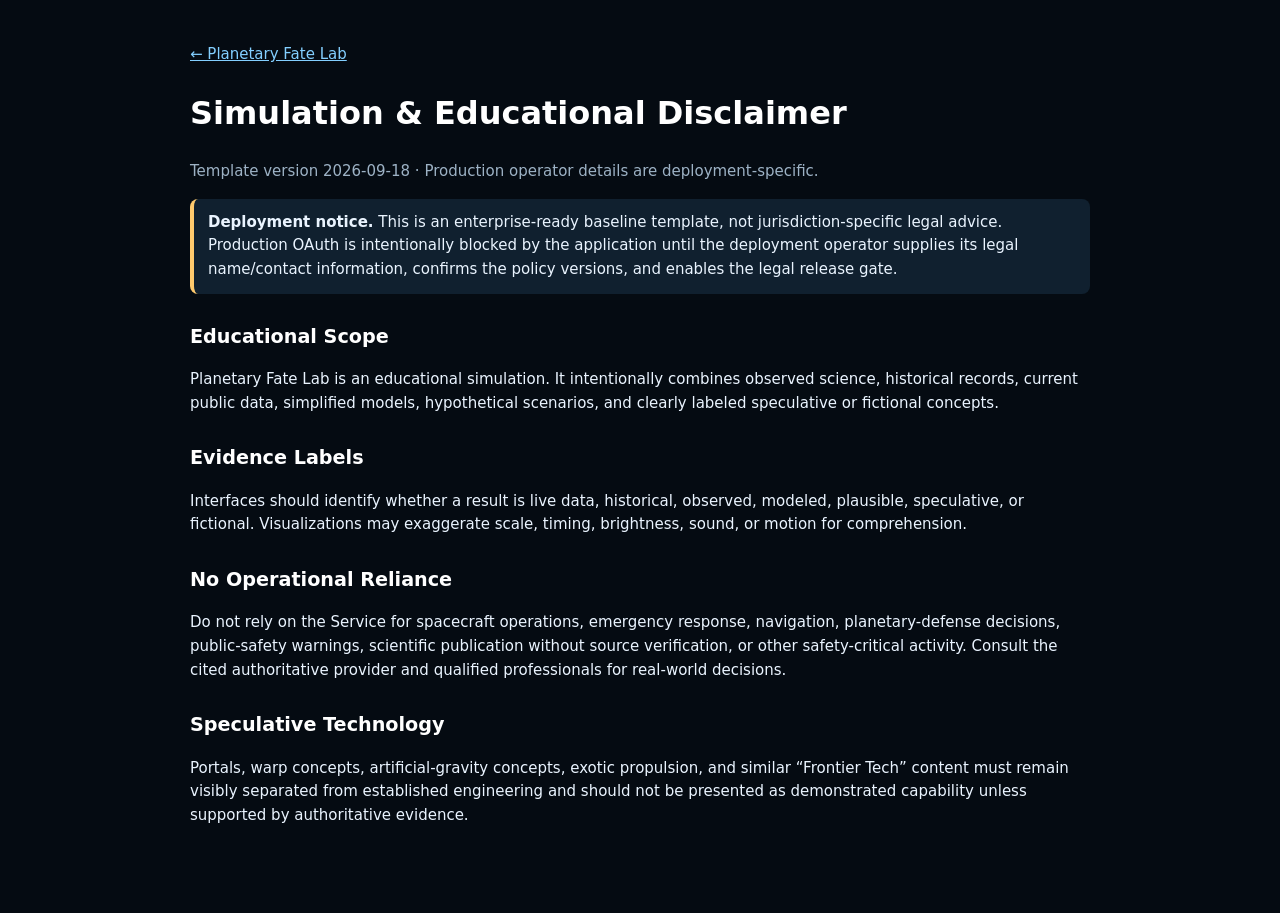
<file: planetary-fate-lab/legal/simulation-disclaimer.html>
<!doctype html><html lang="en"><head><meta charset="utf-8"><meta name="viewport" content="width=device-width,initial-scale=1"><meta name="robots" content="noindex"><title>Simulation & Educational Disclaimer · Planetary Fate Lab</title><style>body{margin:0;background:#050b12;color:#eaf4ff;font:15px/1.58 system-ui,Segoe UI,Roboto,sans-serif}main{max-width:900px;margin:auto;padding:28px 18px 70px}h1,h2{color:#fff}h1{font-size:2rem}h2{margin-top:28px;font-size:1.2rem}a{color:#83cfff}.note{border-left:4px solid #ffca6d;background:#10202f;padding:12px 14px;border-radius:8px}.meta{color:#9db2c5}.box{background:#081521;border:1px solid #23425b;border-radius:10px;padding:12px 14px}li{margin:.35rem 0}</style></head><body><main><p><a href="../">← Planetary Fate Lab</a></p><h1>Simulation & Educational Disclaimer</h1><p class="meta">Template version 2026-09-18 · Production operator details are deployment-specific.</p><div class="note"><b>Deployment notice.</b> This is an enterprise-ready baseline template, not jurisdiction-specific legal advice. Production OAuth is intentionally blocked by the application until the deployment operator supplies its legal name/contact information, confirms the policy versions, and enables the legal release gate.</div>
<h2>Educational Scope</h2><p>Planetary Fate Lab is an educational simulation. It intentionally combines observed science, historical records, current public data, simplified models, hypothetical scenarios, and clearly labeled speculative or fictional concepts.</p><h2>Evidence Labels</h2><p>Interfaces should identify whether a result is live data, historical, observed, modeled, plausible, speculative, or fictional. Visualizations may exaggerate scale, timing, brightness, sound, or motion for comprehension.</p><h2>No Operational Reliance</h2><p>Do not rely on the Service for spacecraft operations, emergency response, navigation, planetary-defense decisions, public-safety warnings, scientific publication without source verification, or other safety-critical activity. Consult the cited authoritative provider and qualified professionals for real-world decisions.</p><h2>Speculative Technology</h2><p>Portals, warp concepts, artificial-gravity concepts, exotic propulsion, and similar “Frontier Tech” content must remain visibly separated from established engineering and should not be presented as demonstrated capability unless supported by authoritative evidence.</p></main></body></html>
</file>
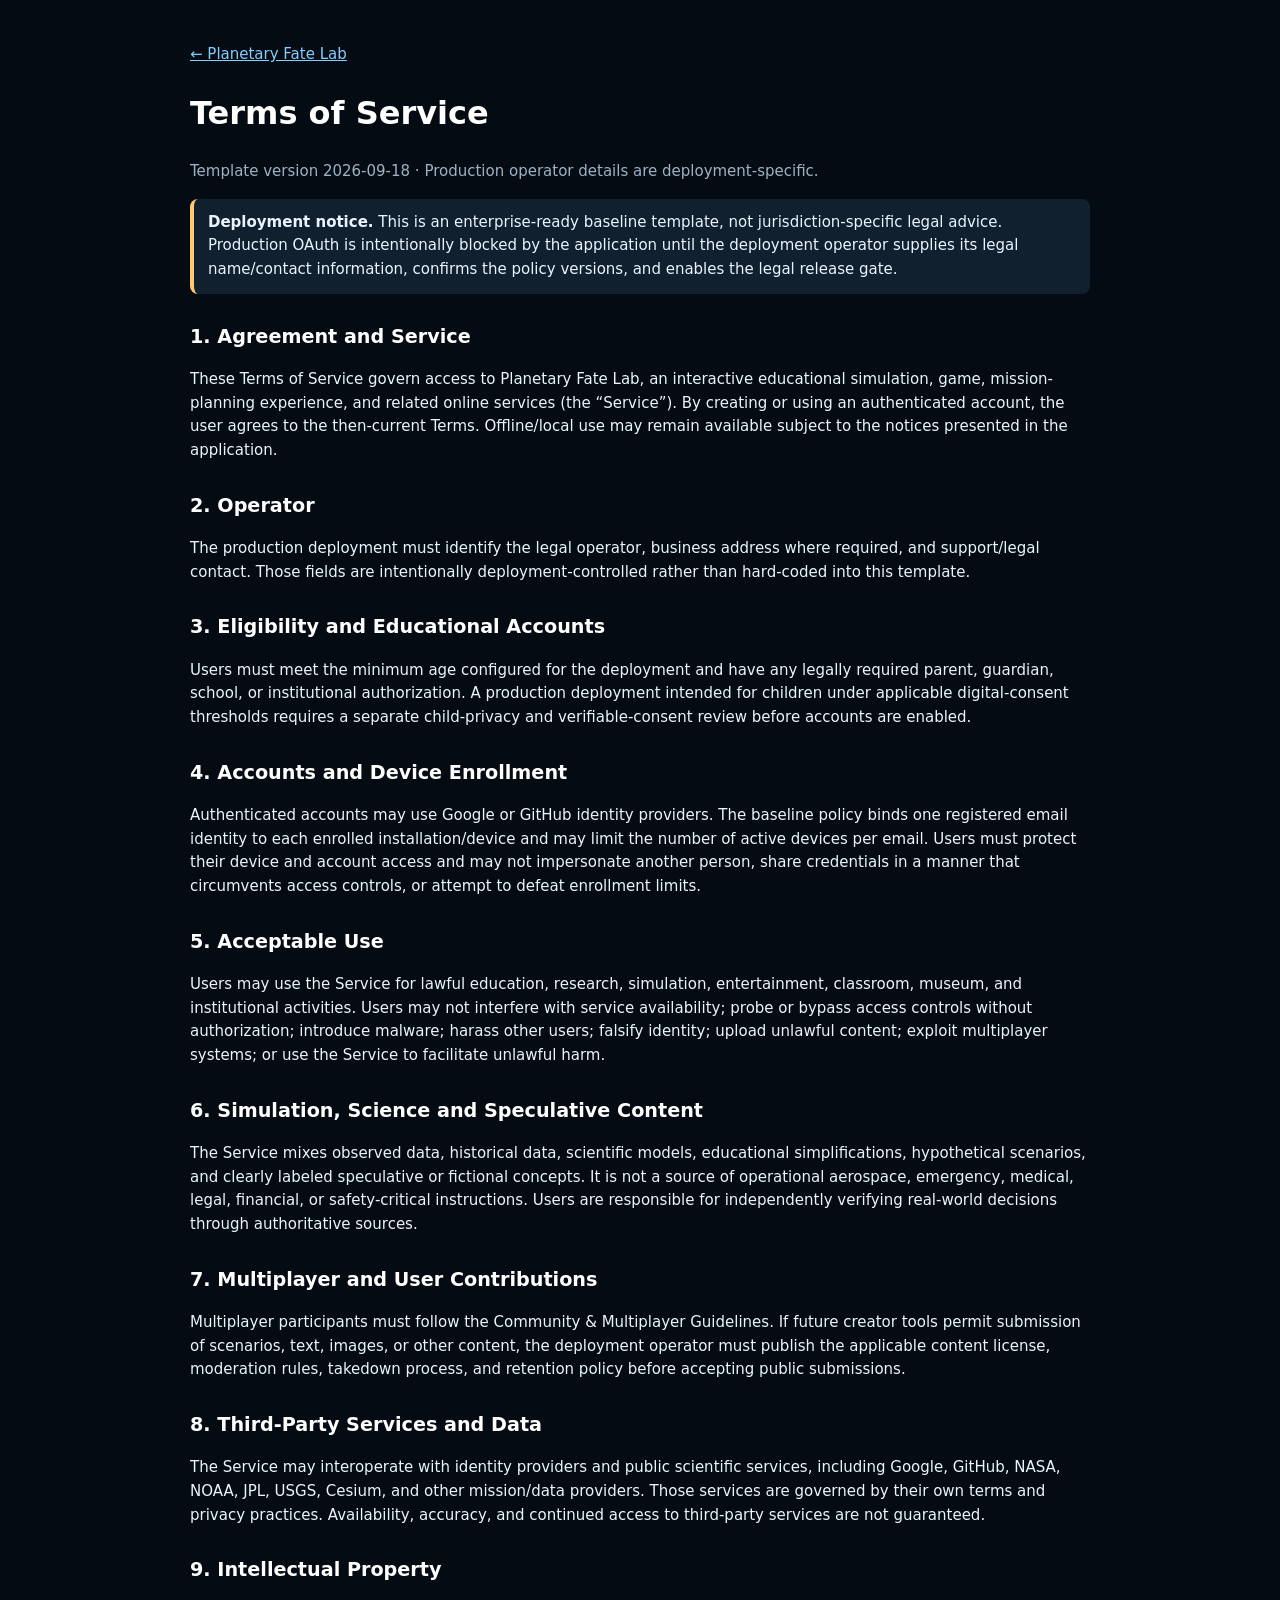
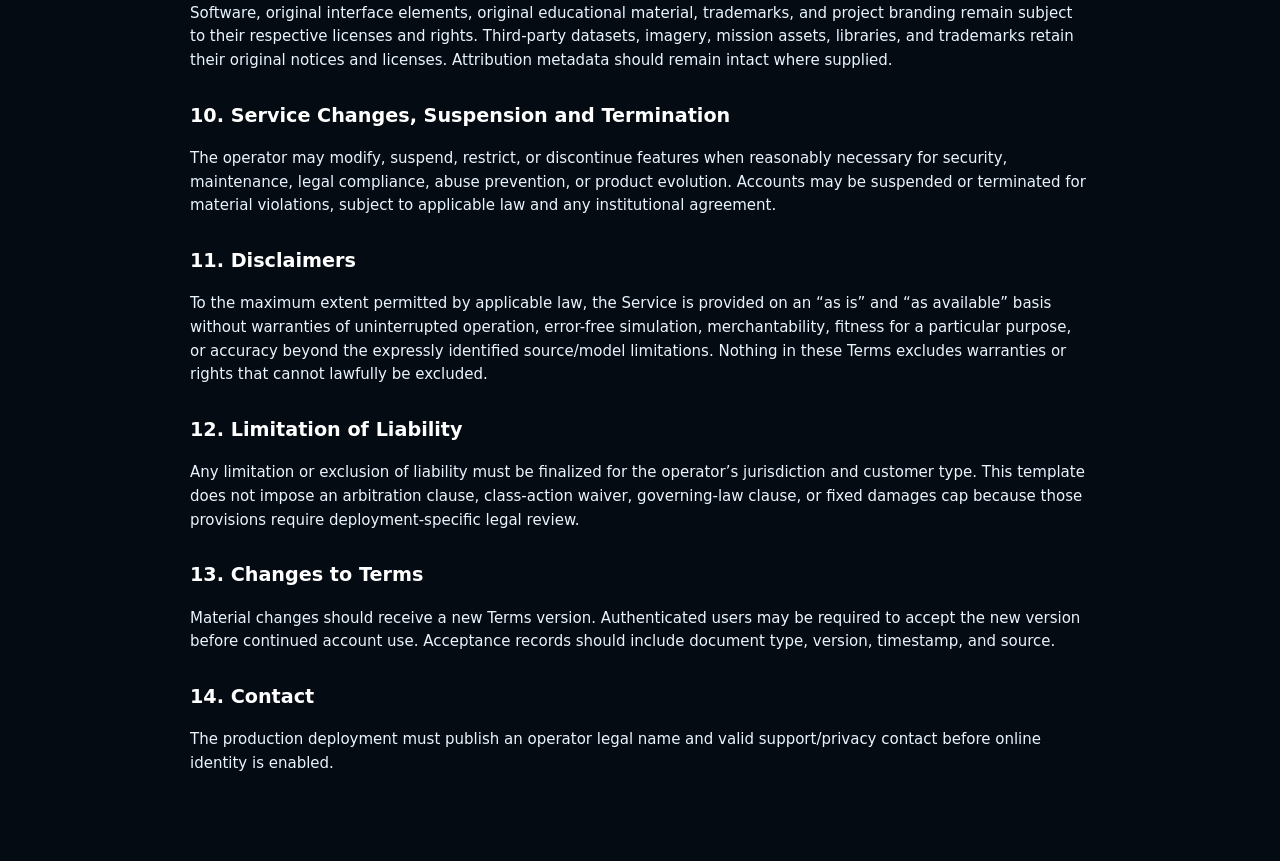
<file: planetary-fate-lab/legal/terms.html>
<!doctype html><html lang="en"><head><meta charset="utf-8"><meta name="viewport" content="width=device-width,initial-scale=1"><meta name="robots" content="noindex"><title>Terms of Service · Planetary Fate Lab</title><style>body{margin:0;background:#050b12;color:#eaf4ff;font:15px/1.58 system-ui,Segoe UI,Roboto,sans-serif}main{max-width:900px;margin:auto;padding:28px 18px 70px}h1,h2{color:#fff}h1{font-size:2rem}h2{margin-top:28px;font-size:1.2rem}a{color:#83cfff}.note{border-left:4px solid #ffca6d;background:#10202f;padding:12px 14px;border-radius:8px}.meta{color:#9db2c5}.box{background:#081521;border:1px solid #23425b;border-radius:10px;padding:12px 14px}li{margin:.35rem 0}</style></head><body><main><p><a href="../">← Planetary Fate Lab</a></p><h1>Terms of Service</h1><p class="meta">Template version 2026-09-18 · Production operator details are deployment-specific.</p><div class="note"><b>Deployment notice.</b> This is an enterprise-ready baseline template, not jurisdiction-specific legal advice. Production OAuth is intentionally blocked by the application until the deployment operator supplies its legal name/contact information, confirms the policy versions, and enables the legal release gate.</div>
<h2>1. Agreement and Service</h2><p>These Terms of Service govern access to Planetary Fate Lab, an interactive educational simulation, game, mission-planning experience, and related online services (the “Service”). By creating or using an authenticated account, the user agrees to the then-current Terms. Offline/local use may remain available subject to the notices presented in the application.</p>
<h2>2. Operator</h2><p>The production deployment must identify the legal operator, business address where required, and support/legal contact. Those fields are intentionally deployment-controlled rather than hard-coded into this template.</p>
<h2>3. Eligibility and Educational Accounts</h2><p>Users must meet the minimum age configured for the deployment and have any legally required parent, guardian, school, or institutional authorization. A production deployment intended for children under applicable digital-consent thresholds requires a separate child-privacy and verifiable-consent review before accounts are enabled.</p>
<h2>4. Accounts and Device Enrollment</h2><p>Authenticated accounts may use Google or GitHub identity providers. The baseline policy binds one registered email identity to each enrolled installation/device and may limit the number of active devices per email. Users must protect their device and account access and may not impersonate another person, share credentials in a manner that circumvents access controls, or attempt to defeat enrollment limits.</p>
<h2>5. Acceptable Use</h2><p>Users may use the Service for lawful education, research, simulation, entertainment, classroom, museum, and institutional activities. Users may not interfere with service availability; probe or bypass access controls without authorization; introduce malware; harass other users; falsify identity; upload unlawful content; exploit multiplayer systems; or use the Service to facilitate unlawful harm.</p>
<h2>6. Simulation, Science and Speculative Content</h2><p>The Service mixes observed data, historical data, scientific models, educational simplifications, hypothetical scenarios, and clearly labeled speculative or fictional concepts. It is not a source of operational aerospace, emergency, medical, legal, financial, or safety-critical instructions. Users are responsible for independently verifying real-world decisions through authoritative sources.</p>
<h2>7. Multiplayer and User Contributions</h2><p>Multiplayer participants must follow the Community & Multiplayer Guidelines. If future creator tools permit submission of scenarios, text, images, or other content, the deployment operator must publish the applicable content license, moderation rules, takedown process, and retention policy before accepting public submissions.</p>
<h2>8. Third-Party Services and Data</h2><p>The Service may interoperate with identity providers and public scientific services, including Google, GitHub, NASA, NOAA, JPL, USGS, Cesium, and other mission/data providers. Those services are governed by their own terms and privacy practices. Availability, accuracy, and continued access to third-party services are not guaranteed.</p>
<h2>9. Intellectual Property</h2><p>Software, original interface elements, original educational material, trademarks, and project branding remain subject to their respective licenses and rights. Third-party datasets, imagery, mission assets, libraries, and trademarks retain their original notices and licenses. Attribution metadata should remain intact where supplied.</p>
<h2>10. Service Changes, Suspension and Termination</h2><p>The operator may modify, suspend, restrict, or discontinue features when reasonably necessary for security, maintenance, legal compliance, abuse prevention, or product evolution. Accounts may be suspended or terminated for material violations, subject to applicable law and any institutional agreement.</p>
<h2>11. Disclaimers</h2><p>To the maximum extent permitted by applicable law, the Service is provided on an “as is” and “as available” basis without warranties of uninterrupted operation, error-free simulation, merchantability, fitness for a particular purpose, or accuracy beyond the expressly identified source/model limitations. Nothing in these Terms excludes warranties or rights that cannot lawfully be excluded.</p>
<h2>12. Limitation of Liability</h2><p>Any limitation or exclusion of liability must be finalized for the operator’s jurisdiction and customer type. This template does not impose an arbitration clause, class-action waiver, governing-law clause, or fixed damages cap because those provisions require deployment-specific legal review.</p>
<h2>13. Changes to Terms</h2><p>Material changes should receive a new Terms version. Authenticated users may be required to accept the new version before continued account use. Acceptance records should include document type, version, timestamp, and source.</p>
<h2>14. Contact</h2><p>The production deployment must publish an operator legal name and valid support/privacy contact before online identity is enabled.</p></main></body></html>
</file>
<file: planetary-fate-lab/styles.css>
:root{color-scheme:dark;--b:#02050a;--p:#07111b;--q:#0d1d2b;--l:#23425b;--t:#edf6ff;--m:#96abc0;--a:#68c9ff;--g:#70dfa9;--w:#ffcb6b;--d:#ff7c7c;--rx:-8deg;--ry:18deg;--zoom:1}
*{box-sizing:border-box}html{scroll-behavior:smooth}body{margin:0;background:radial-gradient(circle at 20% -10%,#163a59,var(--b) 38%);color:var(--t);font:15px/1.45 system-ui,-apple-system,Segoe UI,sans-serif;min-height:100vh}
button,select,input{font:inherit}header{position:sticky;top:0;z-index:20;display:flex;justify-content:space-between;gap:8px;align-items:center;padding:11px 13px;background:#02060bd9;backdrop-filter:blur(14px);border-bottom:1px solid var(--l)}h1,h2,h3,p{margin:.25rem 0}.ey{font-size:.66rem;color:var(--m);text-transform:uppercase;letter-spacing:.12em;font-weight:800}.wrap{max-width:1280px;margin:auto;padding:12px 12px 82px}.grid{display:grid;grid-template-columns:1.35fr .65fr;gap:12px}.card{background:linear-gradient(180deg,#0b1926,#071019);border:1px solid var(--l);border-radius:16px;padding:13px;margin-bottom:12px;box-shadow:0 16px 48px #0005}.row,.tabs,.cameraBar{display:flex;gap:7px;flex-wrap:wrap;align-items:center}.badge,button,select,input{border:1px solid var(--l);border-radius:10px;background:#07111c;color:var(--t);padding:9px;min-height:42px}.badge{min-height:auto;padding:4px 8px;font-size:.68rem;font-weight:800;color:var(--m)}button{cursor:pointer;touch-action:manipulation}.pri{background:#154f77;border-color:#3787b7;font-weight:800}.good{color:var(--g)}.warn{color:var(--w)}.bad{color:var(--d)}select,input[type=email]{width:100%}.muted{color:var(--m);font-size:.82rem}.stage{min-height:390px;position:relative;overflow:hidden;background:#02060b;border-radius:14px;border:1px solid #173246;display:grid;place-items:center;perspective:900px;isolation:isolate}.stars,.stars:before,.stars:after{position:absolute;inset:-50%;content:"";pointer-events:none;background-image:radial-gradient(#fff 1px,transparent 1.5px),radial-gradient(#8dcfff 1px,transparent 1.4px);background-size:74px 74px,111px 111px;background-position:0 0,30px 45px;opacity:.45;z-index:-3}.stage.sky-auto .stars{animation:skySpin 45s linear infinite}.stage.sky-auto .stars:after{animation:skySpin 80s linear infinite reverse}@keyframes skySpin{to{transform:rotate(360deg)}}
.spaceGlow{position:absolute;inset:0;background:radial-gradient(circle at 50% 50%,#173d6122,transparent 48%);z-index:-2}.planetRig{position:relative;width:220px;height:220px;transform-style:preserve-3d;transform:scale(var(--zoom)) rotateX(var(--rx)) rotateY(var(--ry));transition:transform .65s cubic-bezier(.2,.8,.2,1),left .65s,top .65s}.planet{width:100%;height:100%;border-radius:50%;position:absolute;inset:0;overflow:hidden;background:#447;box-shadow:inset -48px -24px 65px #000c,inset 18px 10px 28px #fff1,0 0 75px #5bbaff20;transition:filter .5s,box-shadow .5s;background-size:200% 100%;background-position:50% 50%}.planet.spin{animation:planetSpin 22s linear infinite}@keyframes planetSpin{to{background-position:-150% 50%}}.planet:before,.planet:after{content:"";position:absolute;inset:0;border-radius:50%;pointer-events:none}.planet:after{background:radial-gradient(circle at 33% 27%,#ffffff28 0 8%,transparent 28%),linear-gradient(90deg,transparent 48%,#0008 78%);mix-blend-mode:screen;opacity:.5}
.earth{background-color:#1d5b9d;background-image:radial-gradient(ellipse at 28% 34%,#5e8f43 0 12%,transparent 13%),linear-gradient(90deg,#10477d 0 18%,#2d77ad 25% 55%,#0f4e86 70% 100%);background-size:200% 100%,200% 100%;background-position:50% 50%,50% 50%}.earth:before{background:repeating-radial-gradient(ellipse at 46% 43%,transparent 0 14px,#fff7 15px 18px,transparent 19px 31px);opacity:.2;filter:blur(1px);animation:cloudDrift 18s linear infinite}@keyframes cloudDrift{to{transform:translateX(12%) rotate(4deg)}}
.mercury{background-image:radial-gradient(circle at 22% 28%,#444 0 7%,transparent 8%),radial-gradient(circle at 62% 34%,#6e6c68 0 5%,transparent 6%),radial-gradient(circle at 40% 70%,#4d4b48 0 9%,transparent 10%),radial-gradient(circle at 75% 64%,#77746d 0 6%,transparent 7%),linear-gradient(90deg,#847e74,#aaa394 45%,#6a655e)}
.venus{background-image:repeating-linear-gradient(8deg,#c5812c 0 12px,#e5a84d 13px 25px,#9d5e22 26px 34px),radial-gradient(circle at 35% 30%,#ffd98a88,transparent 35%);filter:saturate(1.1)}
.mars{background-image:radial-gradient(ellipse at 62% 42%,#65311e 0 10%,transparent 11%),radial-gradient(ellipse at 35% 58%,#4f2e25 0 14%,transparent 15%),radial-gradient(ellipse at 50% 2%,#f4e6d0 0 8%,transparent 9%),linear-gradient(90deg,#9d492d,#d86c3d 45%,#7f3928)}
.jupiter{background-image:radial-gradient(ellipse at 70% 66%,#b8442d 0 7%,#f0b188 8% 12%,transparent 13%),repeating-linear-gradient(0deg,#c69f7b 0 12px,#f0d6b6 13px 26px,#9f7257 27px 34px,#e2c09b 35px 48px)}
.saturn{background-image:repeating-linear-gradient(0deg,#a88f62 0 10px,#d8c39a 11px 24px,#b7a477 25px 33px,#eedcb7 34px 48px)}
.uranus{background-image:linear-gradient(90deg,#79d7db,#b8f2e8 48%,#69bdc7);filter:saturate(.85)}
.neptune{background-image:radial-gradient(ellipse at 62% 58%,#183d91 0 8%,transparent 9%),repeating-linear-gradient(0deg,#174aa3 0 16px,#2468c5 17px 31px,#1a559f 32px 45px)}
.pluto{background-image:radial-gradient(ellipse at 62% 42%,#c9b7a4 0 12%,transparent 13%),radial-gradient(ellipse at 36% 62%,#725a51 0 15%,transparent 16%),linear-gradient(90deg,#81695e,#d7c9b6 50%,#776157)}
.ceres{background-image:radial-gradient(circle at 54% 34%,#ece9de 0 3%,transparent 4%),radial-gradient(circle at 32% 58%,#555 0 7%,transparent 8%),linear-gradient(90deg,#666,#999 45%,#555)}
.haumea,.makemake,.eris{background-image:linear-gradient(90deg,#b8aaa0,#ece0d1 48%,#8a817b)}
.rings{position:absolute;width:330px;height:76px;border:10px solid #cbb98a88;border-left-color:#e6d5a6aa;border-right-color:#8e7c5888;border-radius:50%;transform:rotateX(72deg) rotateZ(-12deg);top:72px;left:-55px;display:none;box-shadow:0 0 8px #fff1}.atmo{position:absolute;inset:-7px;border-radius:50%;border:6px solid #68cfff25;box-shadow:0 0 18px #4db8ff55;pointer-events:none;display:none}.earth+.atmo,.venus+.atmo,.mars+.atmo,.jupiter+.atmo,.saturn+.atmo,.uranus+.atmo,.neptune+.atmo{display:block}.eventFx{position:absolute;inset:0;pointer-events:none;opacity:0;transition:.35s}.eventFx.active{opacity:1}.eventFx.hazard{background:radial-gradient(circle at 70% 30%,#ff9f4b66,transparent 18%),repeating-linear-gradient(115deg,transparent 0 22px,#ff7b3c55 23px 26px,transparent 27px 50px);animation:flash .7s ease-in-out 2}.eventFx.recovery{background:radial-gradient(circle,#66ffc544,transparent 45%)}@keyframes flash{50%{filter:brightness(2)}}
.stage.first .planetRig{width:520px;height:520px;transform:translateY(250px) scale(1.25) rotateX(8deg) rotateY(var(--ry))}.stage.first .rings{display:none!important}.stage.third .planetRig{transform:translateX(80px) scale(.82) rotateX(var(--rx)) rotateY(var(--ry))}.stage.action .planetRig{animation:directorIdle 7s ease-in-out infinite}@keyframes directorIdle{50%{transform:scale(calc(var(--zoom)*1.08)) rotateX(var(--rx)) rotateY(var(--ry))}}.stage.action.direct-hit .planetRig{animation:directorHit 1.35s ease-out}@keyframes directorHit{20%{transform:scale(1.35) rotateX(-12deg) rotateY(60deg)}45%{transform:scale(.9) translateX(-40px) rotateX(5deg) rotateY(110deg)}100%{transform:scale(1) rotateX(var(--rx)) rotateY(var(--ry))}}.viewHUD{position:absolute;left:10px;bottom:10px;right:10px;display:flex;justify-content:space-between;gap:6px;align-items:end}.viewHUD .badge{background:#02070cbb}.hint{font-size:.73rem;color:#b9d8ed;background:#02070cbb;padding:7px 9px;border-radius:9px;max-width:62%}
.cameraBar button.active,.tabs button.active{border-color:var(--a);color:var(--a);background:#0b2840}.toggle{display:flex;align-items:center;gap:7px}.toggle input{min-height:auto}.facts{display:grid;grid-template-columns:1fr 1fr;gap:7px;margin-top:9px}.fact,.scenario,.node,.live,.lesson{background:#06111b;border:1px solid var(--l);border-radius:10px;padding:9px}.fact b{display:block;font-size:.65rem;color:var(--m);text-transform:uppercase}.meters label{display:grid;grid-template-columns:1fr auto;gap:4px;margin:8px 0}.meters meter{grid-column:1/3;width:100%;height:12px}.deck{display:grid;grid-template-columns:repeat(2,1fr);gap:8px}.scenario{text-align:left;min-height:96px}.scenario strong,.scenario small{display:block}.scenario small{color:var(--m);margin-top:3px}.scenario em{display:block;color:#b9ddfa;font-size:.65rem;font-style:normal;margin-top:5px}.forces label{display:grid;grid-template-columns:1fr auto;gap:3px;margin:9px 0}.forces input{grid-column:1/3;width:100%;padding:0}.chain{display:grid;gap:7px}.node{border-left:3px solid var(--a)}.node.h{border-left-color:var(--d)}.node.r{border-left-color:var(--g)}.resources{display:grid;grid-template-columns:repeat(2,1fr);gap:7px}.resources a{color:#d9efff;text-decoration:none;background:#06111b;border:1px solid var(--l);border-radius:9px;padding:9px}.resources small{display:block;color:var(--m)}#toast{position:fixed;right:12px;bottom:75px;background:#102335;border:1px solid #346081;padding:9px 12px;border-radius:9px;display:none;z-index:40}.nav{display:none}dialog{background:#08131f;color:var(--t);border:1px solid var(--l);border-radius:15px;width:min(700px,94vw);max-height:88vh}dialog::backdrop{background:#000c}.tour{padding:0;overflow:hidden}.tourTop{padding:16px 18px;background:linear-gradient(135deg,#0e2d48,#102032);border-bottom:1px solid var(--l)}.tourBody{padding:17px 18px}.tourDots{display:flex;gap:5px}.tourDots i{display:block;width:9px;height:9px;border-radius:50%;background:#29455d}.tourDots i.on{background:var(--a)}.callout{border-left:3px solid var(--a);padding:8px 10px;background:#092034;border-radius:8px;margin:10px 0}.lessonGrid{display:grid;grid-template-columns:repeat(3,1fr);gap:8px}.lesson b{display:block}.smallBtn{min-height:34px;padding:6px 8px;font-size:.78rem}

.modeStrip{display:grid;grid-template-columns:1fr auto;gap:10px;align-items:center;background:linear-gradient(90deg,#09213a,#07131f);border:1px solid #275170;border-radius:14px;padding:11px 13px;margin-bottom:12px}.modeStrip h3{margin:0}.modeGrid{display:grid;grid-template-columns:repeat(2,1fr);gap:9px;margin-top:12px}.modeCard{display:block;text-align:left;min-height:132px;padding:12px;background:linear-gradient(160deg,#0a1c2b,#061019);border:1px solid var(--l);border-radius:12px}.modeCard:hover,.modeCard.selected{border-color:var(--a);background:#0a2840}.modeCard .modeIcon{font-size:1.55rem}.modeCard b,.modeCard small,.modeCard em{display:block}.modeCard small{color:var(--m);margin:4px 0}.modeCard em{color:#bfe5ff;font-size:.68rem;font-style:normal}.textureLayer{position:absolute;inset:0;border-radius:50%;background-size:200% 100%;background-position:50% 50%;pointer-events:none;opacity:.94;z-index:1}.planet.spin .textureLayer{animation:planetSpin 22s linear infinite}.planet:before{z-index:2}.planet:after{z-index:3}.modeObjective{font-size:.82rem;color:#bfd7e8}.storyProgress{display:grid;gap:6px;margin-top:7px}.storyDot{height:5px;border-radius:99px;background:#1b3549;overflow:hidden}.storyDot i{display:block;height:100%;background:var(--a)}.partyList{display:grid;gap:6px;margin-top:8px}.partyPlayer{display:flex;justify-content:space-between;gap:8px;background:#06111b;border:1px solid var(--l);border-radius:9px;padding:8px}.partyPlayer.active{border-color:var(--g);color:var(--g)}

.cycleTabs,.opsTabs{display:flex;gap:6px;flex-wrap:wrap;margin:9px 0}.cycleGrid,.opsGrid,.miniGrid{display:grid;grid-template-columns:repeat(2,1fr);gap:8px}.cycleCard,.opsCard,.miniCard,.scoreCard{background:#06111b;border:1px solid var(--l);border-radius:11px;padding:10px}.cycleCard b,.opsCard b,.miniCard b{display:block}.cycleCard small,.opsCard small,.miniCard small{display:block;color:var(--m);margin-top:4px}.cycleCard em,.opsCard em{display:block;color:#b9ddfa;font-size:.67rem;font-style:normal;margin-top:5px}.cyclePeriod{font-size:1.05rem;color:var(--a);font-weight:800;margin:4px 0}.missionMeta{display:flex;gap:6px;flex-wrap:wrap;margin-top:6px}.missionMeta span{font-size:.65rem;border:1px solid #31536d;border-radius:99px;padding:3px 6px;color:#bed7e8}.vsBoard{display:grid;grid-template-columns:1fr auto 1fr;gap:8px;align-items:center;margin-top:10px}.scoreCard{text-align:center}.scoreCard.restore{border-color:#337c61}.scoreCard.disrupt{border-color:#874444}.scoreNum{font-size:1.8rem;font-weight:900}.vsTurn{font-size:.72rem;color:var(--m);text-align:center}.badgeShelf{display:flex;flex-wrap:wrap;gap:6px;margin-top:8px}.achievement{border:1px solid #36566d;background:#091824;border-radius:99px;padding:5px 8px;font-size:.7rem}.achievement.locked{opacity:.35;filter:grayscale(1)}.miniCard button,.opsCard button{margin-top:8px;width:100%}.bonusFlash{border-color:var(--w)!important;box-shadow:0 0 0 1px #d18d33 inset}.miniAnswer{display:block;width:100%;margin:6px 0;text-align:left}.miniResult{margin-top:9px;padding:9px;border-radius:9px;background:#0a1a28}.craftIcon{font-size:1.45rem}.cycleScale{height:5px;border-radius:99px;background:#173047;margin-top:7px;overflow:hidden}.cycleScale i{display:block;height:100%;background:var(--a)}

/* v6 Civilization & Exploration */
.crewTools,.expTabs{display:flex;gap:7px;flex-wrap:wrap;margin:9px 0}.crewTools select,.crewTools input{min-width:150px}.crewGrid,.expGrid{display:grid;grid-template-columns:repeat(2,minmax(0,1fr));gap:8px;max-height:430px;overflow:auto;padding-right:3px}.crewCard,.expCard{display:block;text-align:left;background:#07131f;border:1px solid var(--l);border-radius:11px;padding:10px;min-height:118px}.crewCard.selected,.expCard.selected{border-color:var(--g);background:#09261d}.crewCard b,.crewCard small,.expCard b,.expCard small{display:block}.crewCard small,.expCard small{color:var(--m);margin-top:4px}.statline{display:grid;grid-template-columns:repeat(4,1fr);gap:4px;margin-top:7px;font-size:.64rem}.statline span{background:#0c2232;border-radius:5px;padding:4px;text-align:center}.manifest{display:grid;gap:6px}.manifestRow{display:flex;justify-content:space-between;gap:8px;border-bottom:1px solid #173246;padding:7px 0}.systems{display:grid;grid-template-columns:repeat(2,1fr);gap:7px}.sysMeter{background:#06111b;border:1px solid var(--l);border-radius:9px;padding:8px}.sysMeter meter{width:100%}.actionGrid{display:grid;grid-template-columns:repeat(2,1fr);gap:7px;margin-top:9px}.actionGrid button{text-align:left;min-height:72px}.evidenceObserved{border-left:4px solid var(--g)}.evidenceSpec{border-left:4px solid var(--w)}.evidenceFiction{border-left:4px solid var(--d)}.missionFlow{display:grid;grid-template-columns:repeat(5,minmax(0,1fr));gap:5px;margin:10px 0}.phase{background:#07131f;border:1px solid var(--l);border-radius:8px;padding:7px;font-size:.68rem}.phase.on{border-color:var(--a);background:#0a2840}.rescueScore{font-size:1.8rem;font-weight:800}.frontierTag{font-size:.67rem;font-weight:800;letter-spacing:.06em}.creatorField{display:grid;gap:4px;margin:7px 0}.creatorField textarea{min-height:72px}.colonylvl{font-size:.72rem;color:var(--m)}
@media(max-width:820px){.crewGrid,.expGrid{grid-template-columns:1fr}.missionFlow{grid-template-columns:repeat(2,1fr)}.actionGrid{grid-template-columns:1fr}.systems{grid-template-columns:1fr}}
@media(max-width:820px){.cycleGrid,.opsGrid,.miniGrid{grid-template-columns:1fr}.vsBoard{grid-template-columns:1fr}.vsTurn{order:3}}
@media(max-width:820px){.grid{grid-template-columns:1fr}.deck{grid-template-columns:1fr}.stage{min-height:350px}.nav{display:grid;grid-template-columns:repeat(5,1fr);position:fixed;bottom:max(6px,env(safe-area-inset-bottom));left:7px;right:7px;z-index:30;background:#07111eef;border:1px solid var(--l);border-radius:12px;padding:4px}.nav a,.nav button{color:var(--t);text-decoration:none;border:0;background:transparent;text-align:center;padding:8px 1px;font-size:.72rem}.wrap{padding:10px 10px 82px}header h1{font-size:1.02rem}.planetRig{width:180px;height:180px}.rings{width:280px;height:65px;left:-50px;top:58px}.stage.first .planetRig{width:430px;height:430px;transform:translateY(215px) scale(1.15) rotateX(8deg) rotateY(var(--ry))}.lessonGrid{grid-template-columns:1fr}.resources{grid-template-columns:1fr}.cameraBar{display:grid;grid-template-columns:repeat(2,1fr)}.modeGrid{grid-template-columns:1fr}.modeStrip{grid-template-columns:1fr}.cameraBar button{min-height:40px}.hint{max-width:72%}}

main>section:nth-of-type(n+4),main>details{content-visibility:auto;contain-intrinsic-size:700px}
@media (prefers-reduced-motion:reduce){*,*:before,*:after{animation-duration:.001ms!important;animation-iteration-count:1!important;scroll-behavior:auto!important;transition-duration:.001ms!important}.spin,.sky-auto{animation:none!important}}

/* v6.2 unified controls + task console */
.miniBadge{display:inline-grid;place-items:center;min-width:19px;height:19px;border-radius:99px;background:#14344b;color:#dff3ff;font-size:.65rem;margin-left:3px;padding:0 5px}.taskList{display:grid;gap:7px;margin-top:9px}.taskItem{display:grid;grid-template-columns:auto 1fr auto;gap:9px;align-items:start;background:#06111b;border:1px solid var(--l);border-radius:11px;padding:10px}.taskItem.done{border-color:#2f7259;background:#071b17}.taskCheck{width:24px;height:24px;border-radius:50%;display:grid;place-items:center;border:1px solid #395a72;font-size:.75rem}.taskItem.done .taskCheck{background:#174c39;border-color:#56b68d}.taskItem b,.taskItem small{display:block}.taskItem small{color:var(--m);margin-top:3px}.taskProgress{font-size:.69rem;color:#b9d9ef;white-space:nowrap}.taskPulse{animation:taskPulse .9s ease-out}@keyframes taskPulse{35%{box-shadow:0 0 0 4px #64c1ff55}100%{box-shadow:none}}.controlSettings{display:grid;grid-template-columns:repeat(2,minmax(0,1fr));gap:8px;margin:8px 0}.controlSettings label{font-size:.72rem;color:var(--m)}.controlSettings select,.controlSettings input[type=range]{width:100%;margin-top:4px}.controlLegend{display:grid;grid-template-columns:repeat(2,minmax(0,1fr));gap:6px;margin:9px 0}.controlKey{display:flex;justify-content:space-between;gap:8px;background:#06111b;border:1px solid var(--l);border-radius:9px;padding:8px;font-size:.72rem}.controlKey kbd{border:1px solid #42647d;background:#0c2435;border-radius:6px;padding:2px 6px;color:#e8f5ff}.touchPad{display:grid;grid-template-columns:repeat(5,1fr);gap:6px;margin-top:10px}.touchPad button{min-height:48px;font-weight:800}.reduceMotion *,body.reduceMotion *{animation-duration:.001ms!important;animation-iteration-count:1!important;transition-duration:.001ms!important;scroll-behavior:auto!important}.largeControls .touchPad button{min-height:58px;font-size:1.05rem}.controlFocus{outline:2px solid var(--a);outline-offset:2px}
@media(max-width:820px){.controlSettings,.controlLegend{grid-template-columns:1fr}.touchPad{grid-template-columns:repeat(3,1fr)}.nav{grid-template-columns:repeat(6,1fr)}.nav a,.nav button{font-size:.65rem}.taskItem{grid-template-columns:auto 1fr}.taskProgress{grid-column:2}}

/* v6.3 federated identity + legal acknowledgement */
.oauthGrid{display:grid;grid-template-columns:1fr 1fr;gap:8px;margin:10px 0}.oauth{min-height:46px;font-weight:800}.oauth.google{background:#fff;color:#1f1f1f;border-color:#cbd3dd}.oauth.github{background:#161b22;color:#f0f6fc;border-color:#46515d}.oauth.microsoft{background:#106ebe;color:white;border-color:#3c8fd0}.oauth.guest{background:#0d2435;color:#dff3ff;border-color:#3b6e8d}.oauth:disabled{opacity:.45;cursor:not-allowed}.legalAck{display:grid;gap:7px;background:#06111b;border:1px solid var(--l);border-radius:11px;padding:10px;margin:10px 0}.legalAck label{font-size:.76rem;color:#c6d8e5;line-height:1.35}.legalAck input{margin-right:7px}.legalAck a,.legalLinks a,.legalFooter a{color:#9bd4ff}.legalLinks{font-size:.72rem}.offlineProfile{border-top:1px solid var(--l);padding-top:9px;margin-top:10px}.accountDialog{width:min(720px,95vw)}.legalFooter{display:flex;justify-content:space-between;gap:12px;flex-wrap:wrap;padding:18px max(14px,calc((100vw - 1180px)/2));color:var(--m);font-size:.7rem;border-top:1px solid #173047;background:#040b12}.authGood{color:var(--g)!important}.authWarn{color:var(--w)!important}@media(max-width:700px){.oauthGrid{grid-template-columns:1fr}.legalFooter{padding-bottom:86px}}


/* v6.4 spherical renderer + scale corrections */
:root{--bodyScale:1;--viewScale:1;--rigX:0px;--rigY:0px}
.planetRig{width:calc(220px * var(--bodyScale));height:calc(220px * var(--bodyScale));transform:translate3d(var(--rigX),var(--rigY),0) scale(calc(var(--zoom) * var(--viewScale)));transform-style:preserve-3d;transition:transform .45s cubic-bezier(.2,.8,.2,1),width .35s ease,height .35s ease}
.planet{background:#09131d;background-image:none!important;box-shadow:inset -46px -24px 62px #000c,inset 18px 10px 22px #fff1,0 0 90px #5bbaff28}
.planet.spin,.planet.spin .textureLayer,.planet.spin:before{animation:none!important}
.textureLayer{display:none!important}
.globeCanvas,.cloudCanvas{position:absolute;inset:0;width:100%;height:100%;border-radius:50%;display:block;pointer-events:none}
.globeCanvas{z-index:1;filter:saturate(1.06) contrast(1.03)}
.cloudCanvas{z-index:2;opacity:.32;mix-blend-mode:screen}
.planet:before{z-index:3}.planet:after{z-index:4}
.rings{width:calc(330px * var(--bodyScale));height:calc(76px * var(--bodyScale));top:calc(72px * var(--bodyScale));left:calc(-55px * var(--bodyScale));transform:rotateX(72deg) rotateZ(-12deg) scale(1.02)}
.atmo{inset:calc(-7px * var(--bodyScale) / 1.0)}
.stage.first .planetRig{--rigY:210px;--viewScale:1.58}
.stage.third .planetRig{--rigX:84px;--viewScale:.84}
.stage.action .planetRig{--viewScale:1.02}
.stage.skybox .planetRig,.stage.free .planetRig{--rigX:0px;--rigY:0px;--viewScale:1}
.stage.action.direct-hit .planetRig{animation:directorHit 1.35s ease-out}
@media(max-width:820px){.planetRig{width:calc(180px * var(--bodyScale));height:calc(180px * var(--bodyScale))}.rings{width:calc(280px * var(--bodyScale));height:calc(65px * var(--bodyScale));left:calc(-50px * var(--bodyScale));top:calc(58px * var(--bodyScale))}.stage.first .planetRig{--rigY:180px;--viewScale:1.45}.stage.third .planetRig{--rigX:60px;--viewScale:.82}}


/* v6.5 cross-platform provenance center */
.sourcesDialog{max-width:880px;width:min(94vw,880px)}.sourceTools{display:grid;grid-template-columns:1fr 220px;gap:8px;margin:10px 0}.sourceList{display:grid;gap:8px;max-height:58vh;overflow:auto;padding-right:3px}.sourceCard{border:1px solid var(--l);border-radius:12px;background:#07131e;padding:11px}.sourceCard .sourceHead{display:flex;justify-content:space-between;gap:10px;align-items:start}.sourceCard b,.sourceCard small,.sourceCard span{display:block}.sourceCard small{color:var(--m);margin-top:3px}.sourceCard .evidence{font-size:.66rem;font-weight:800;letter-spacing:.05em;color:#9fd8ff}.sourceCard a{color:#79cfff;overflow-wrap:anywhere}.sourceCoverage{display:flex;gap:5px;flex-wrap:wrap;margin-top:7px}.sourceCoverage i{font-style:normal;font-size:.65rem;border:1px solid #31546b;border-radius:99px;padding:3px 6px;color:#bcd7e8}.sourceBtn{min-height:32px;padding:5px 8px;font-size:.72rem}.sourcePolicy{margin-bottom:10px}.linkButton{border:0;background:none;color:#79cfff;padding:0;min-height:auto;text-decoration:underline}.sourceInline{display:flex;gap:6px;flex-wrap:wrap;margin-top:8px}@media(max-width:820px){.sourceTools{grid-template-columns:1fr}.sourcesDialog{width:96vw}.sourceList{max-height:62vh}}
</file>
<file: planetary-fate-lab/earth3d-v69.css>
/* v6.9 true geospatial Earth */
.cesiumEarth{position:absolute;inset:0;z-index:1;display:none;background:#000;overflow:hidden;border-radius:14px}
.stage.earth3d .cesiumEarth{display:block}
.stage.earth3d .planetRig{display:none!important}
.stage.earth3d .stars,.stage.earth3d .spaceGlow{opacity:.12}
.cesiumEarth .cesium-viewer,.cesiumEarth .cesium-viewer-cesiumWidgetContainer,.cesiumEarth .cesium-widget,.cesiumEarth canvas{width:100%!important;height:100%!important}
.cesiumEarth .cesium-viewer-toolbar{display:none!important}
.cesiumEarth .cesium-viewer-bottom{display:block!important;z-index:9}
.earthEngineStatus{position:absolute;top:10px;left:10px;z-index:7;padding:6px 8px;border-radius:8px;border:1px solid #31536c;background:#02070dcc;color:#cae7fa;font-size:.68rem;max-width:min(76%,520px)}
.stage.earth3d .viewHUD{z-index:8}.stage.earth3d .eventFx{z-index:6}
.planet{transform:scaleY(var(--shapeY,1));transform-origin:center}
</file>
